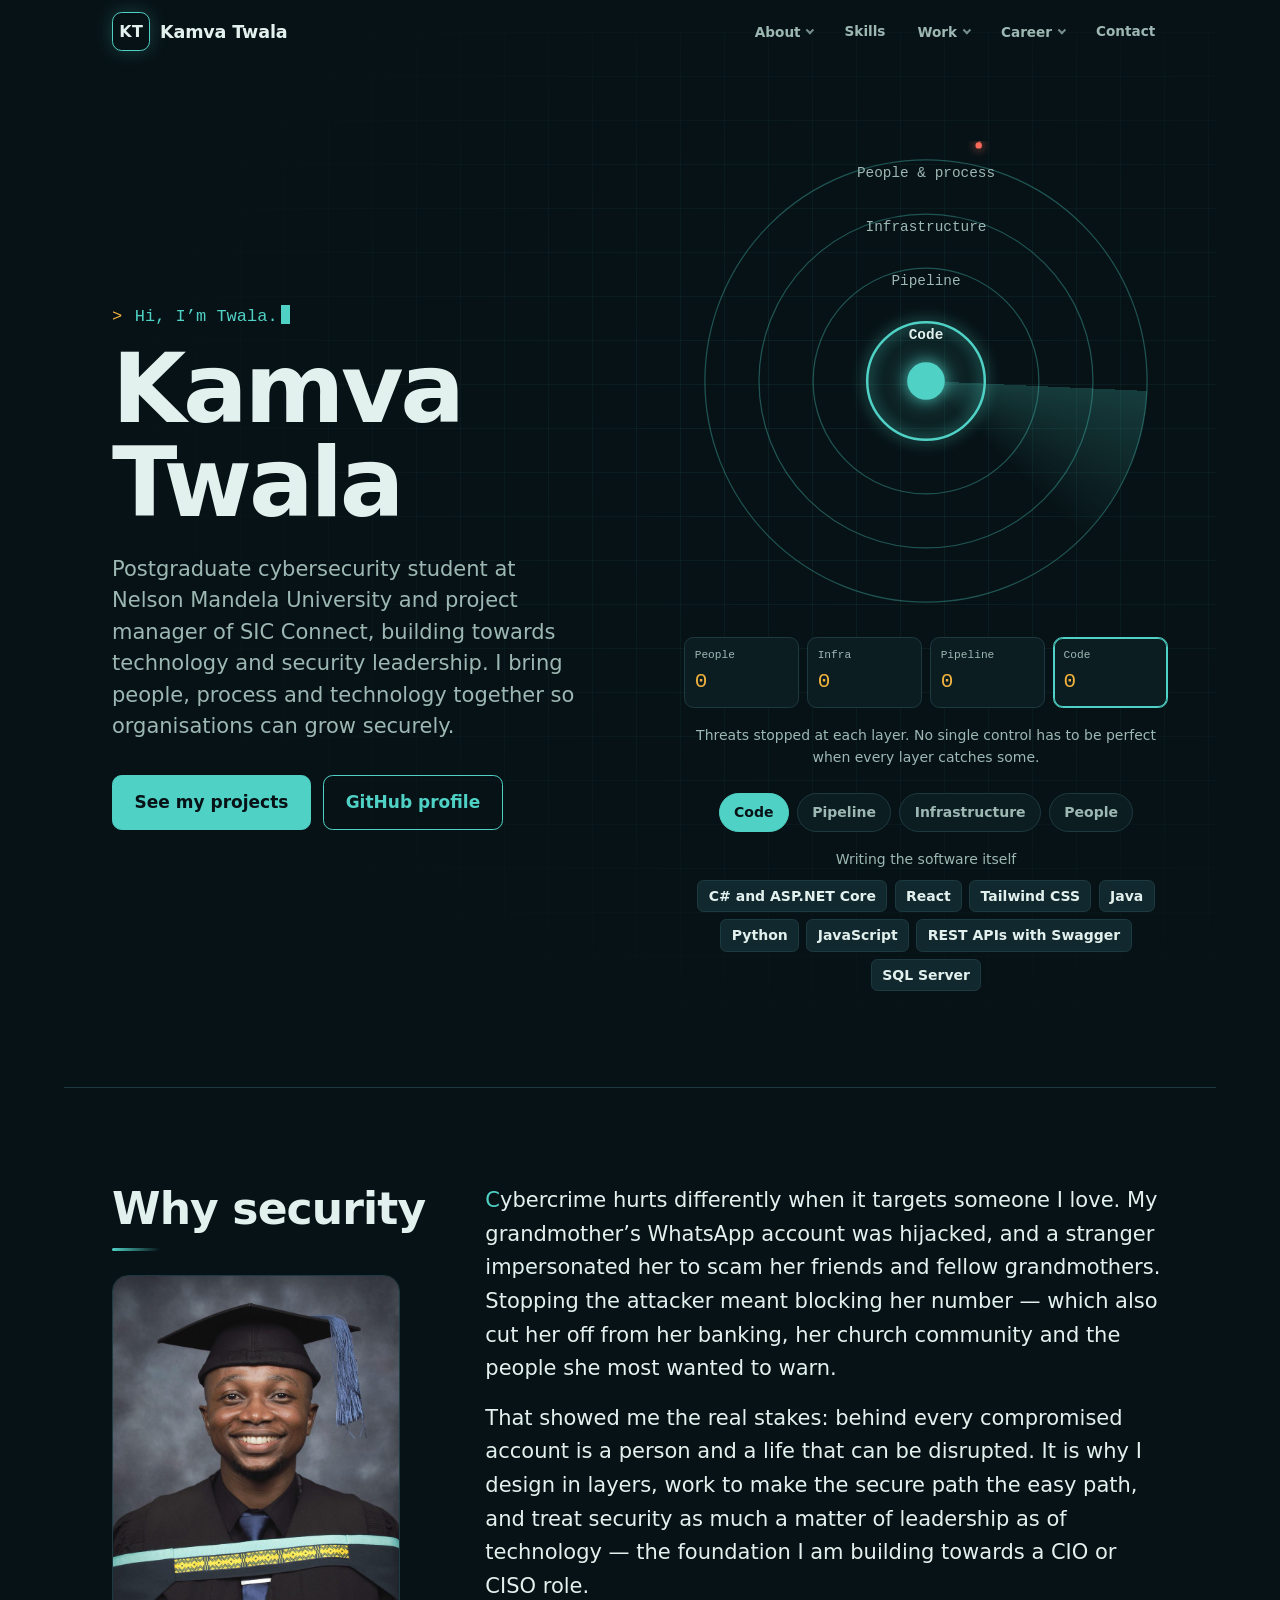
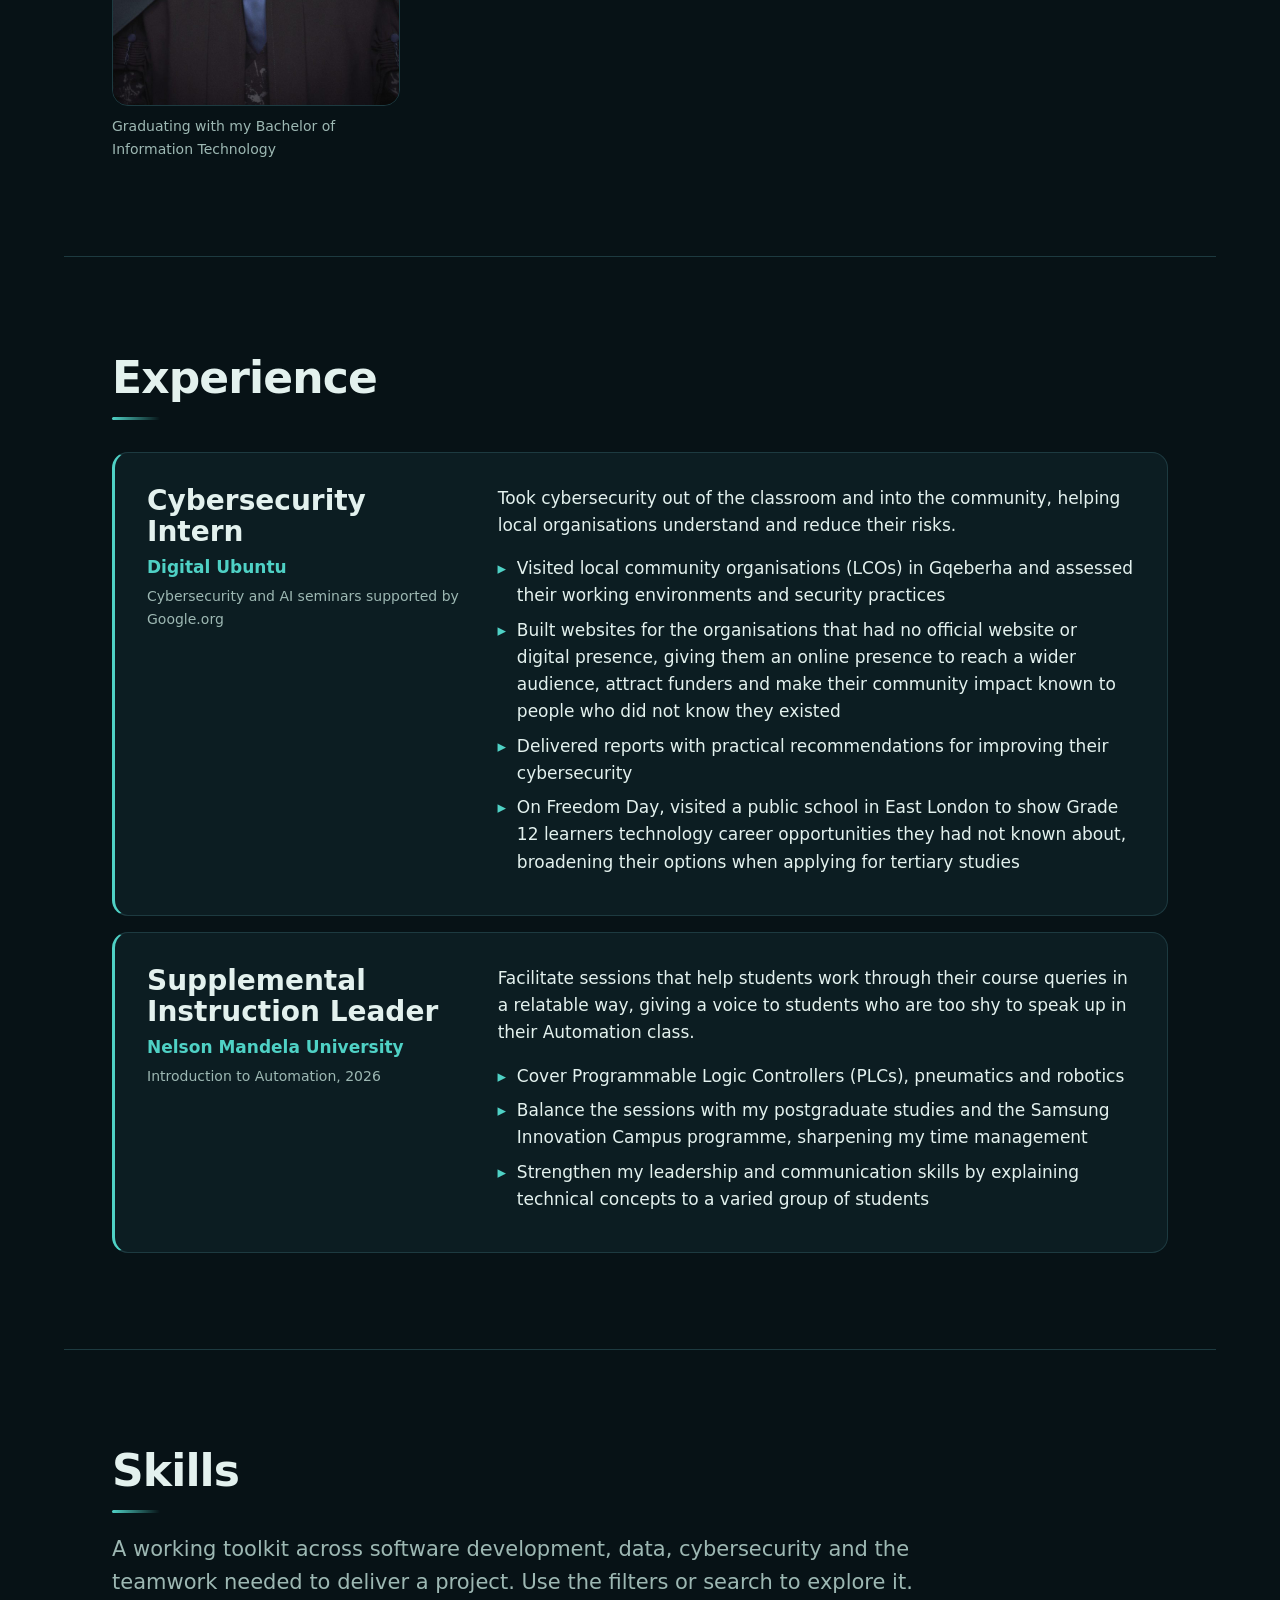
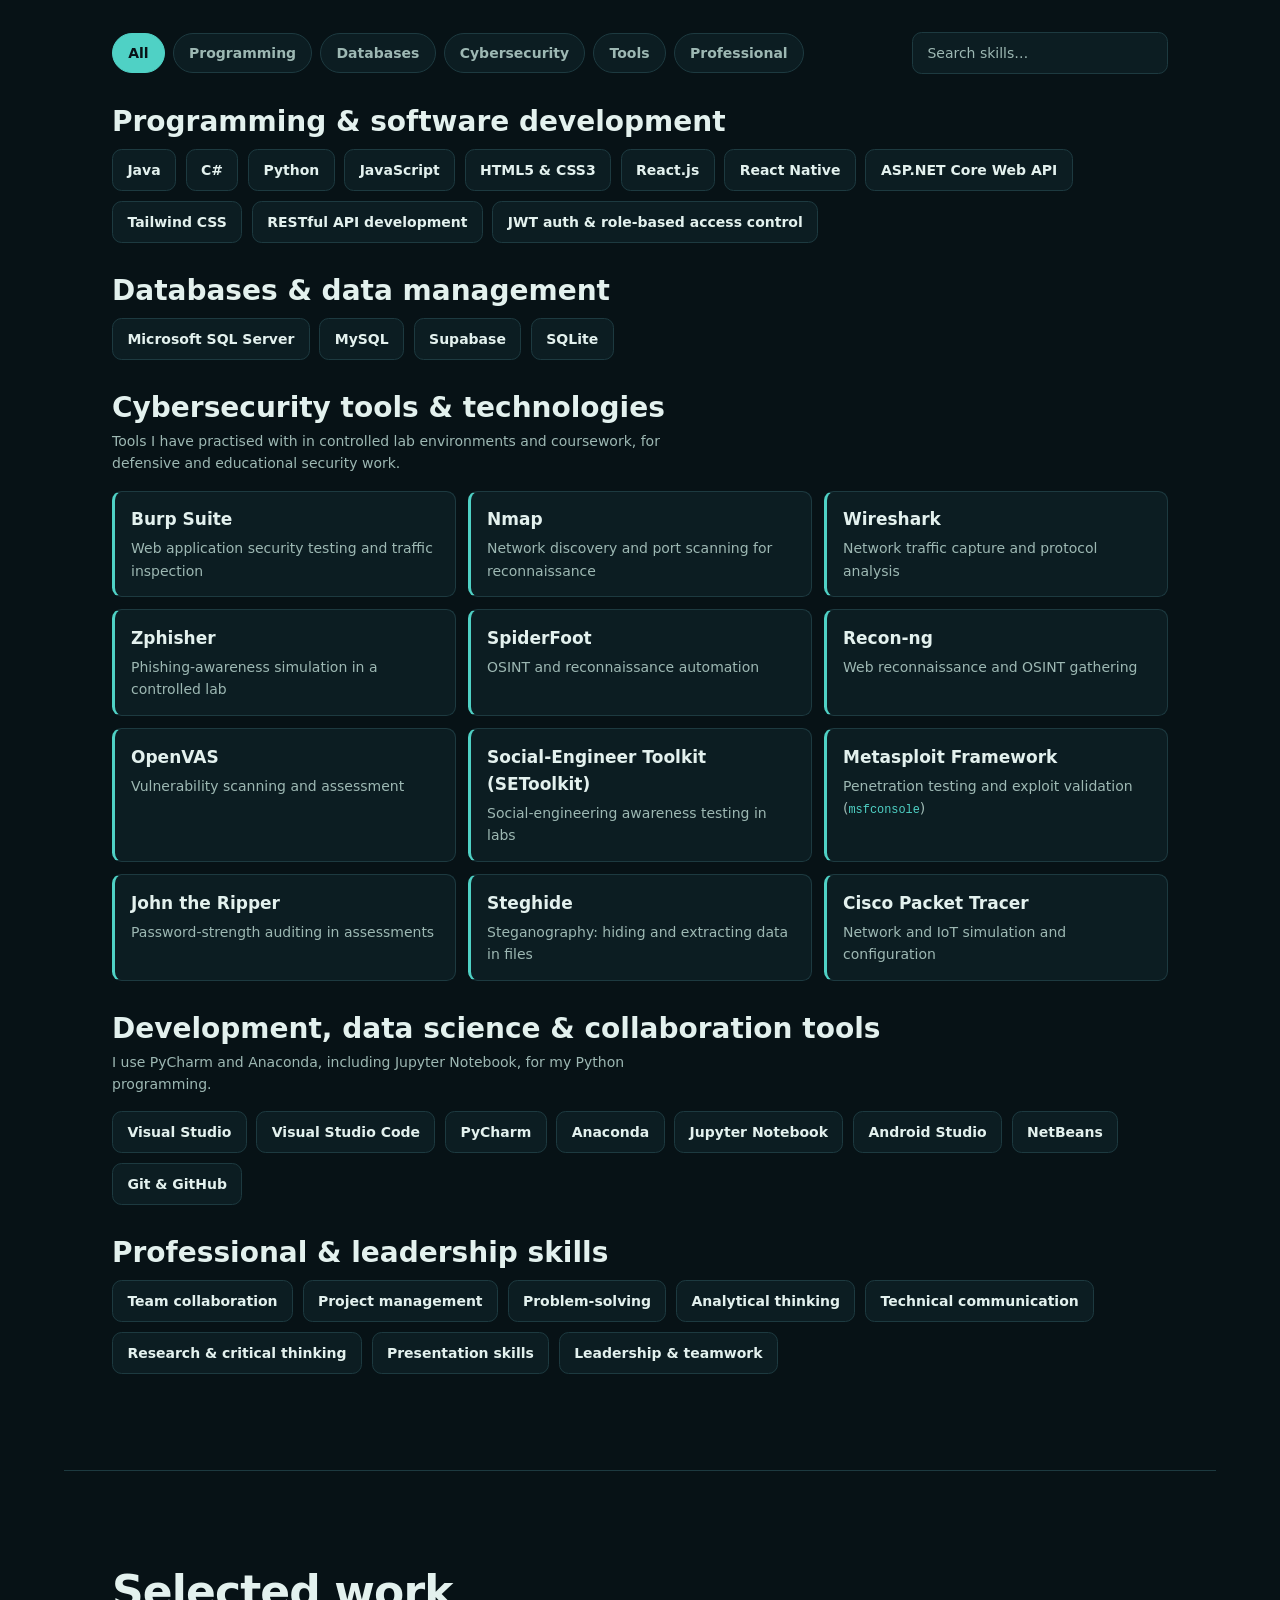
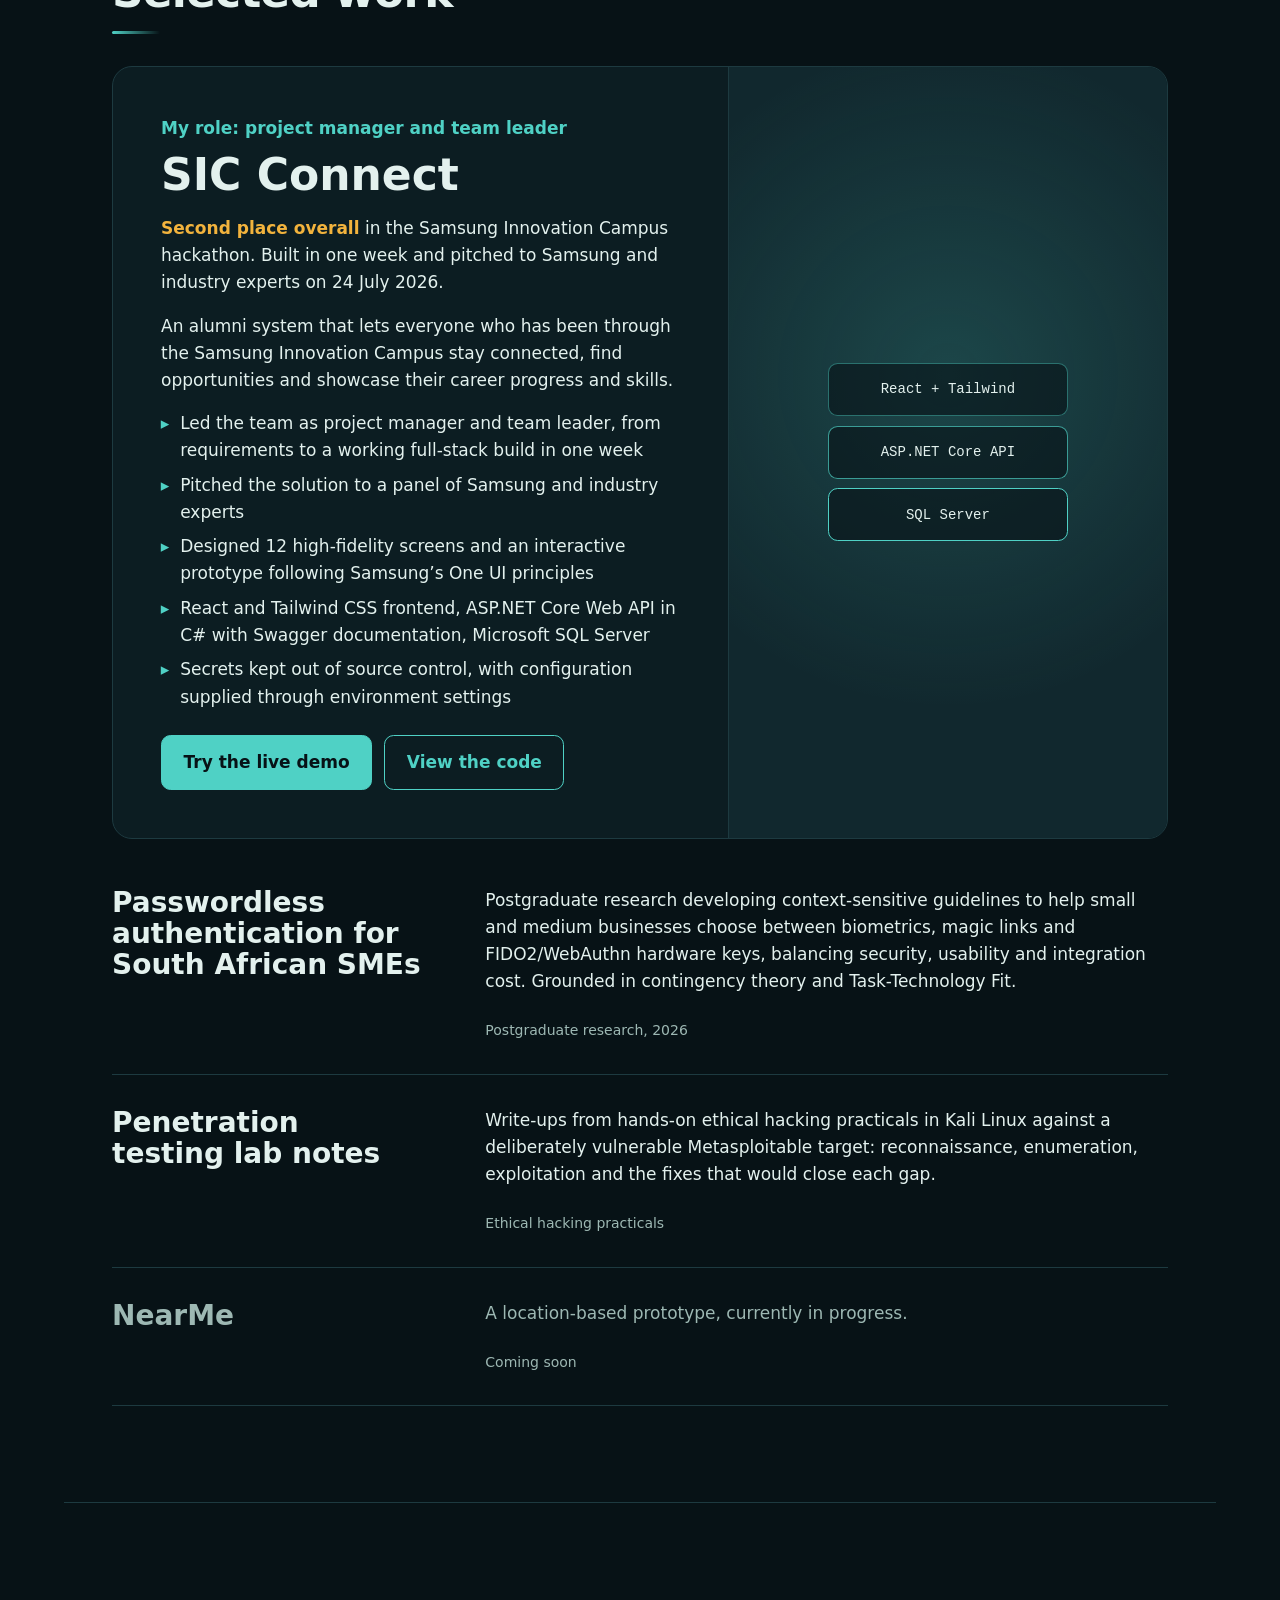
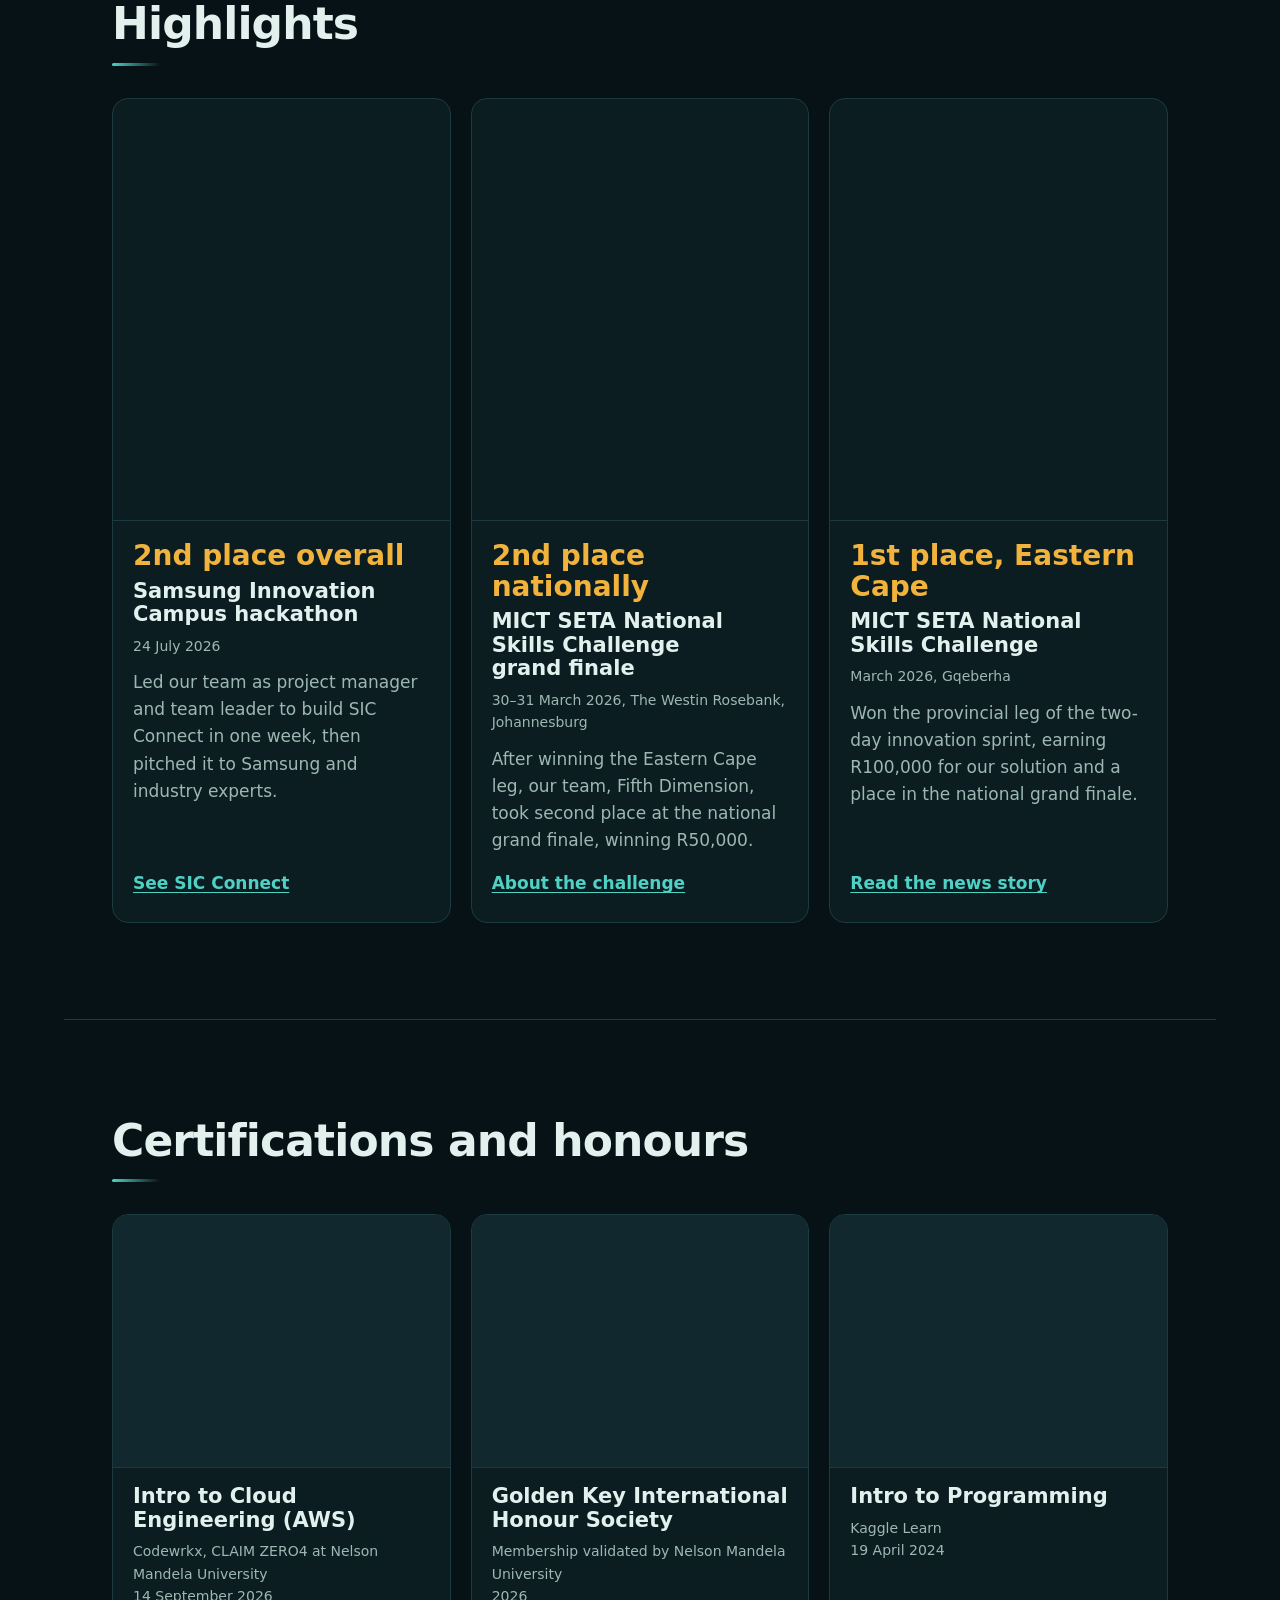
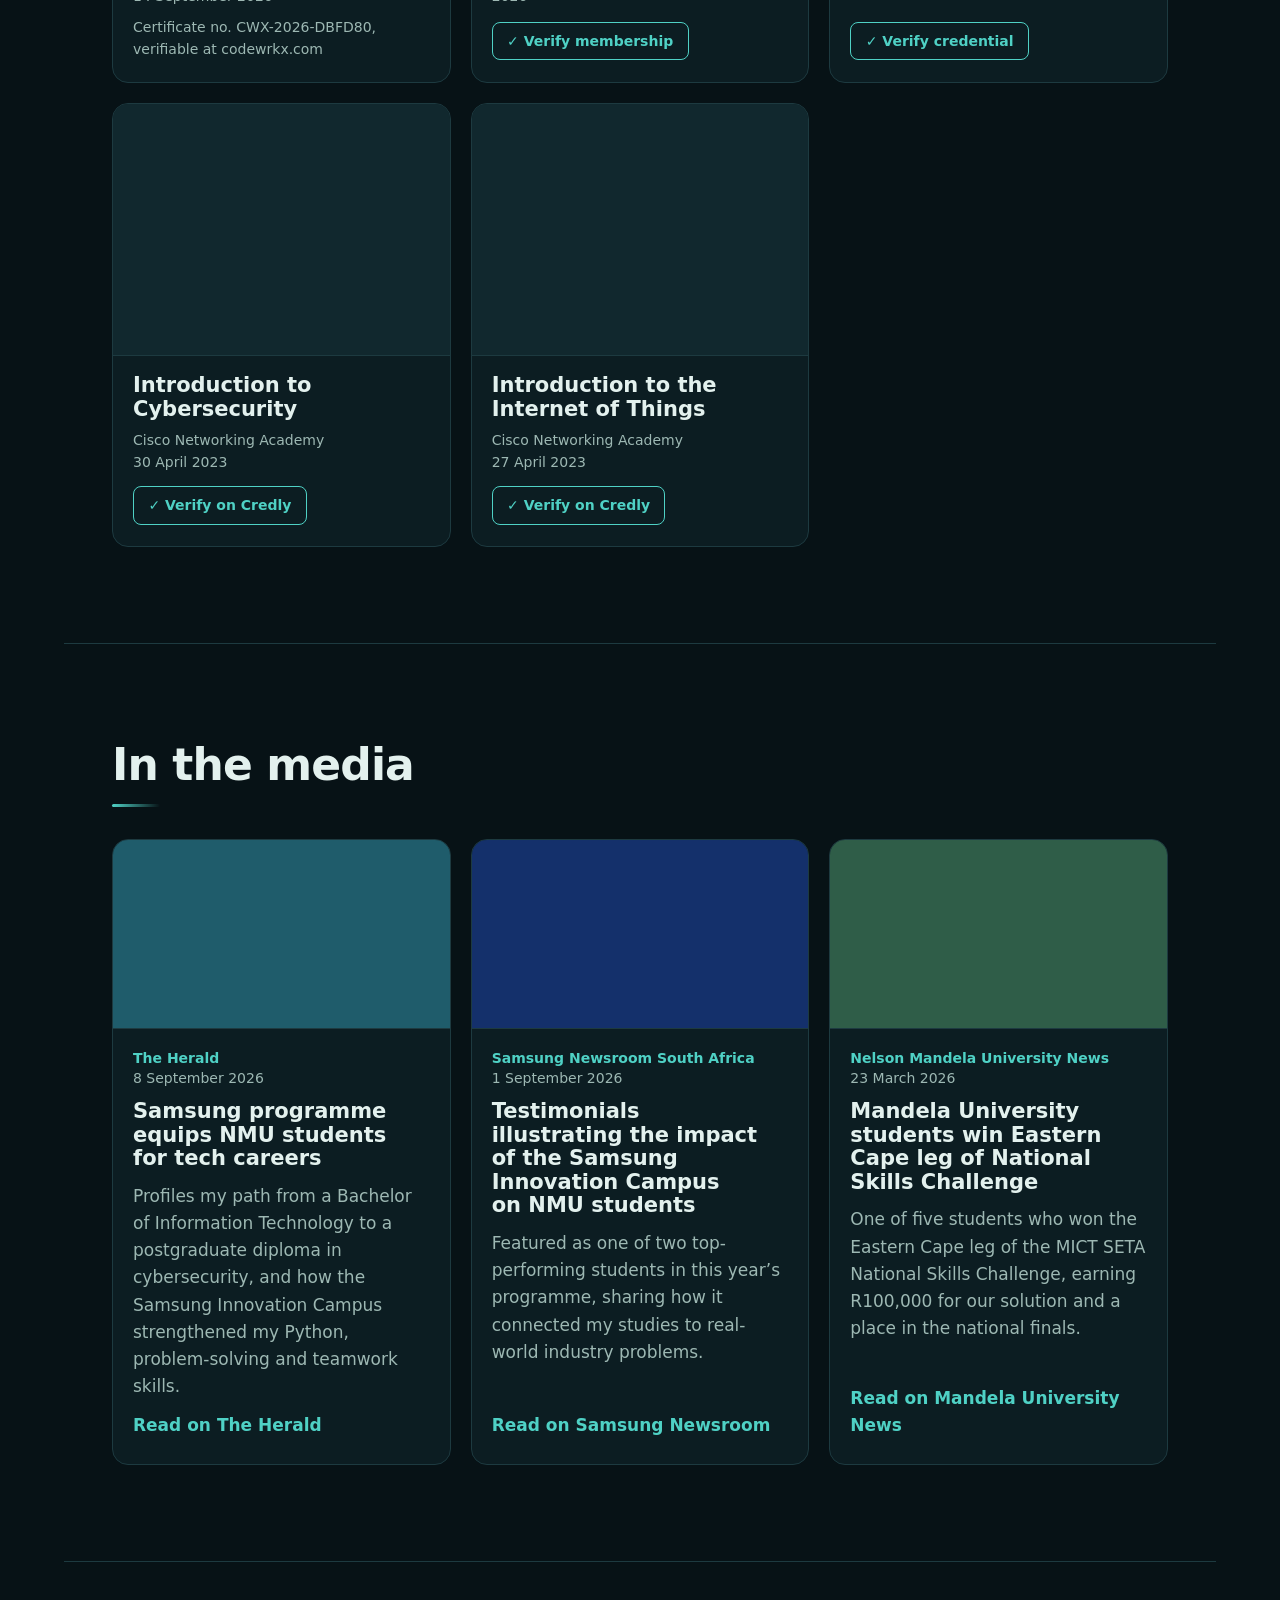
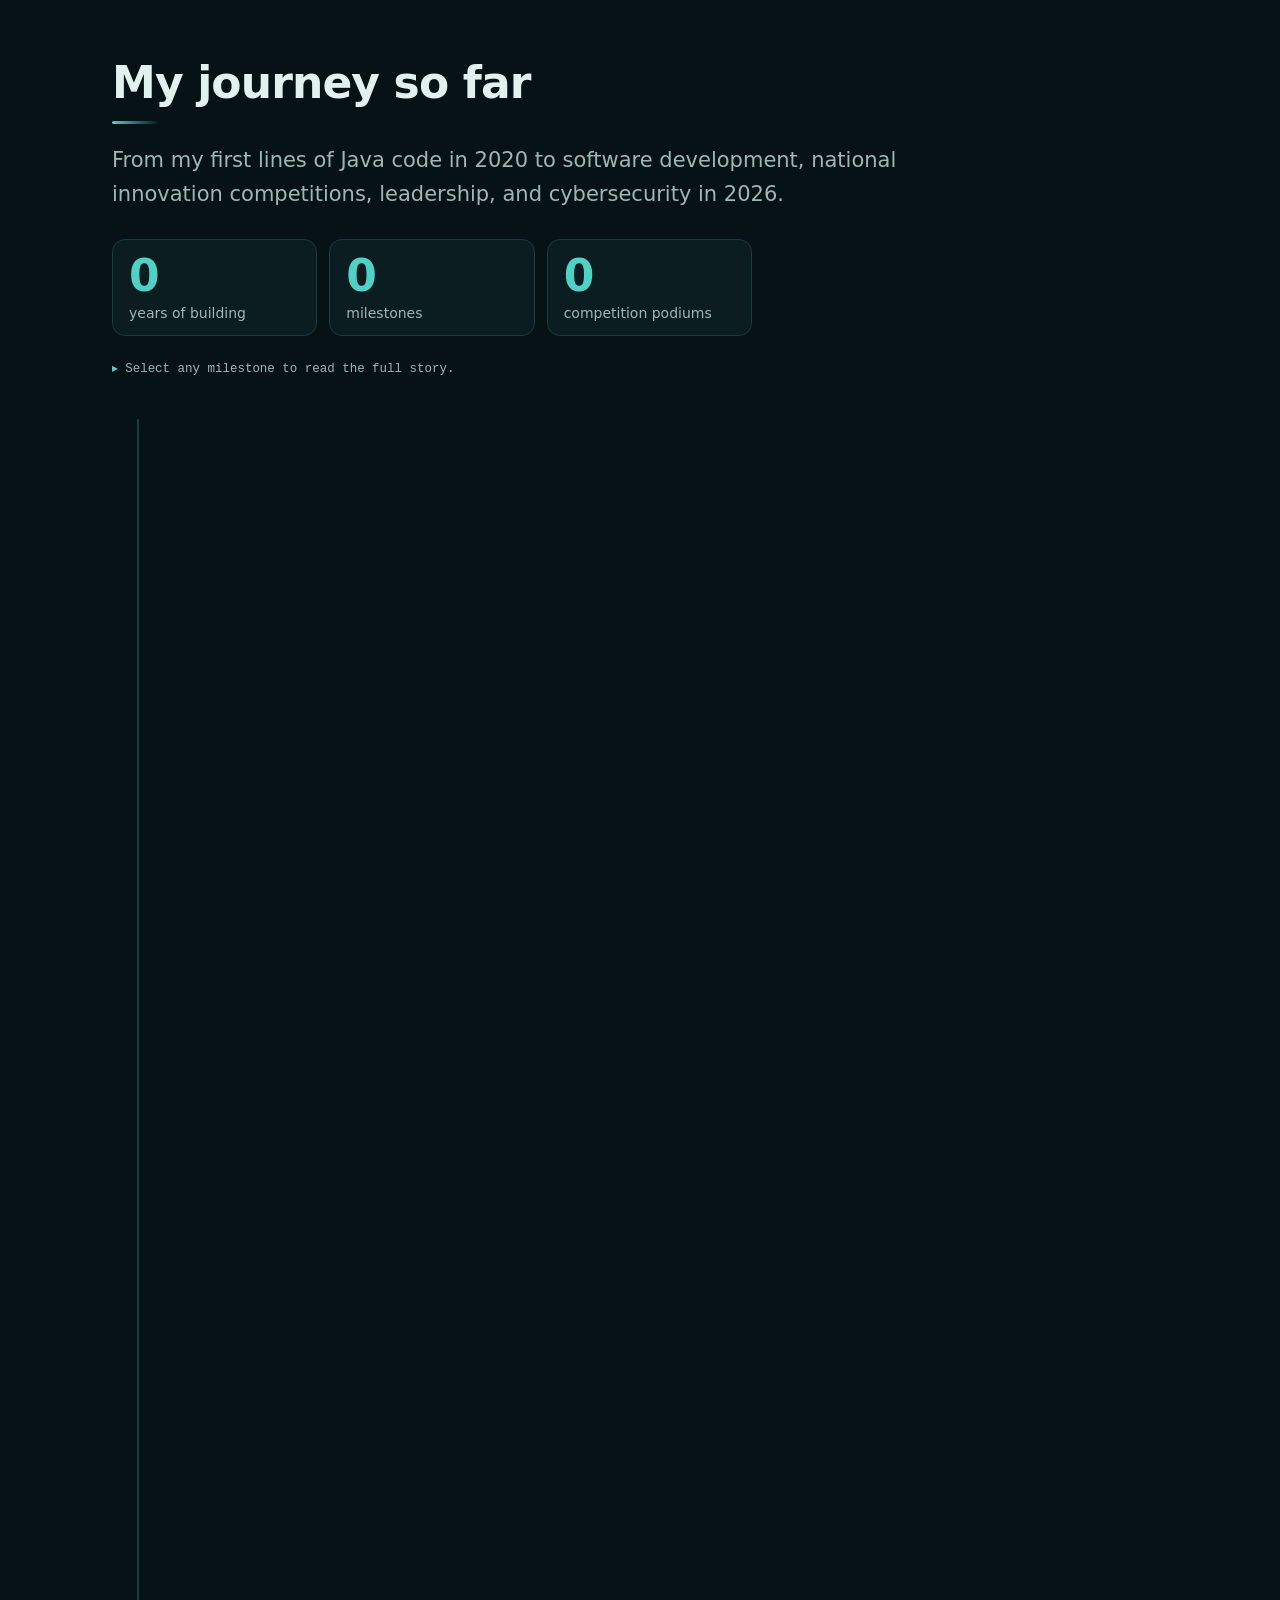
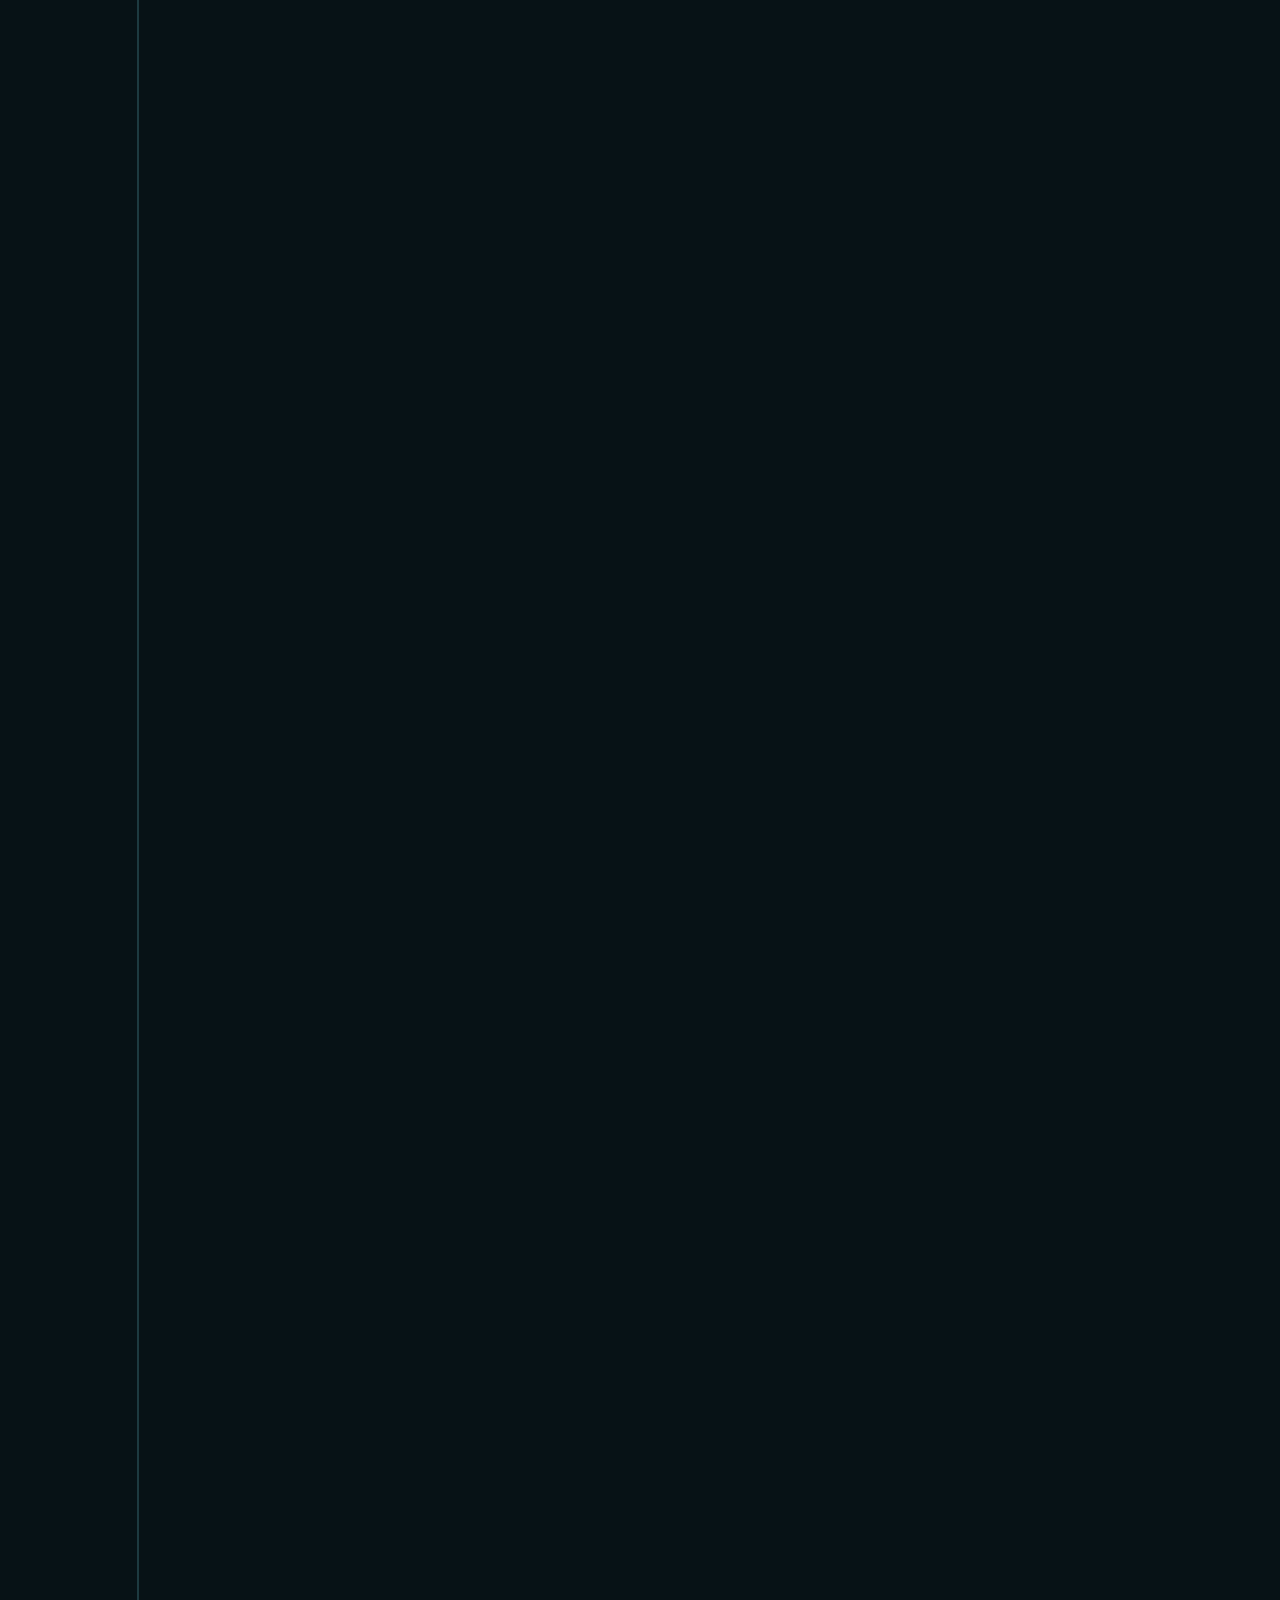
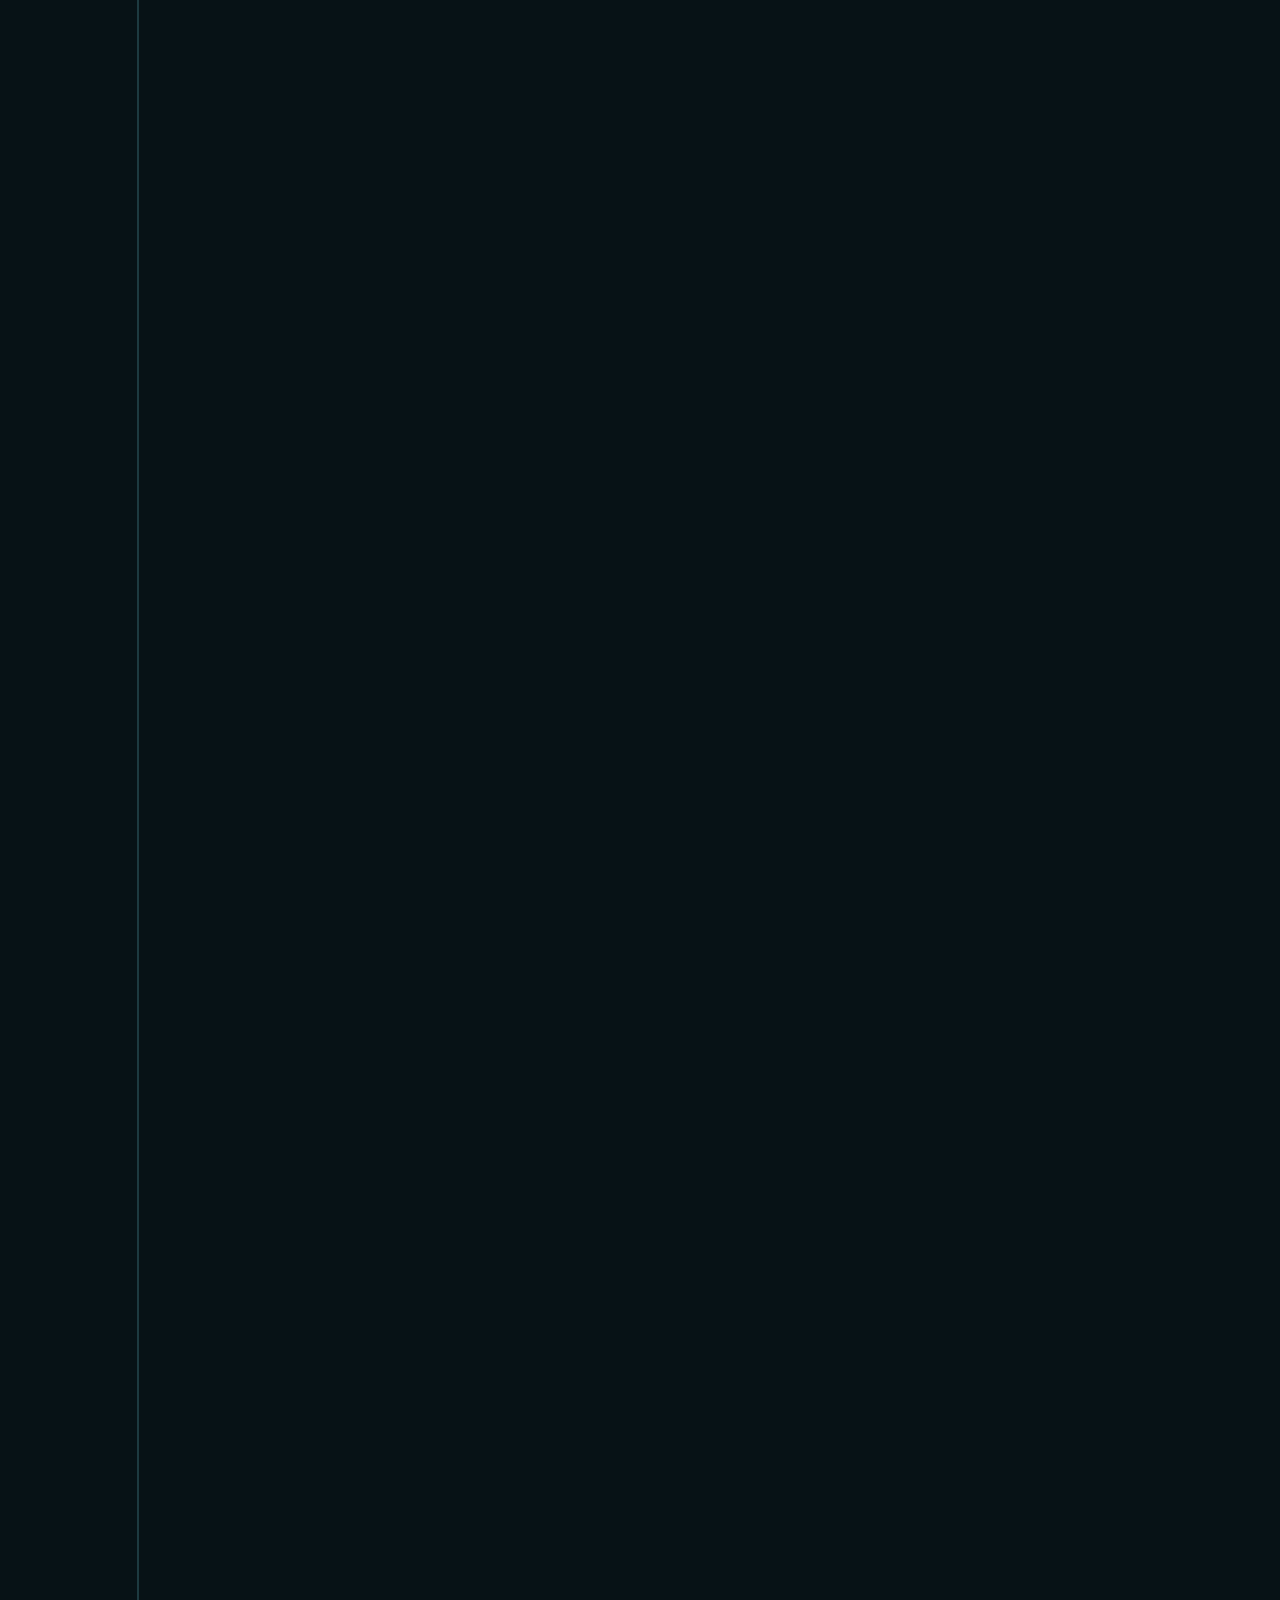
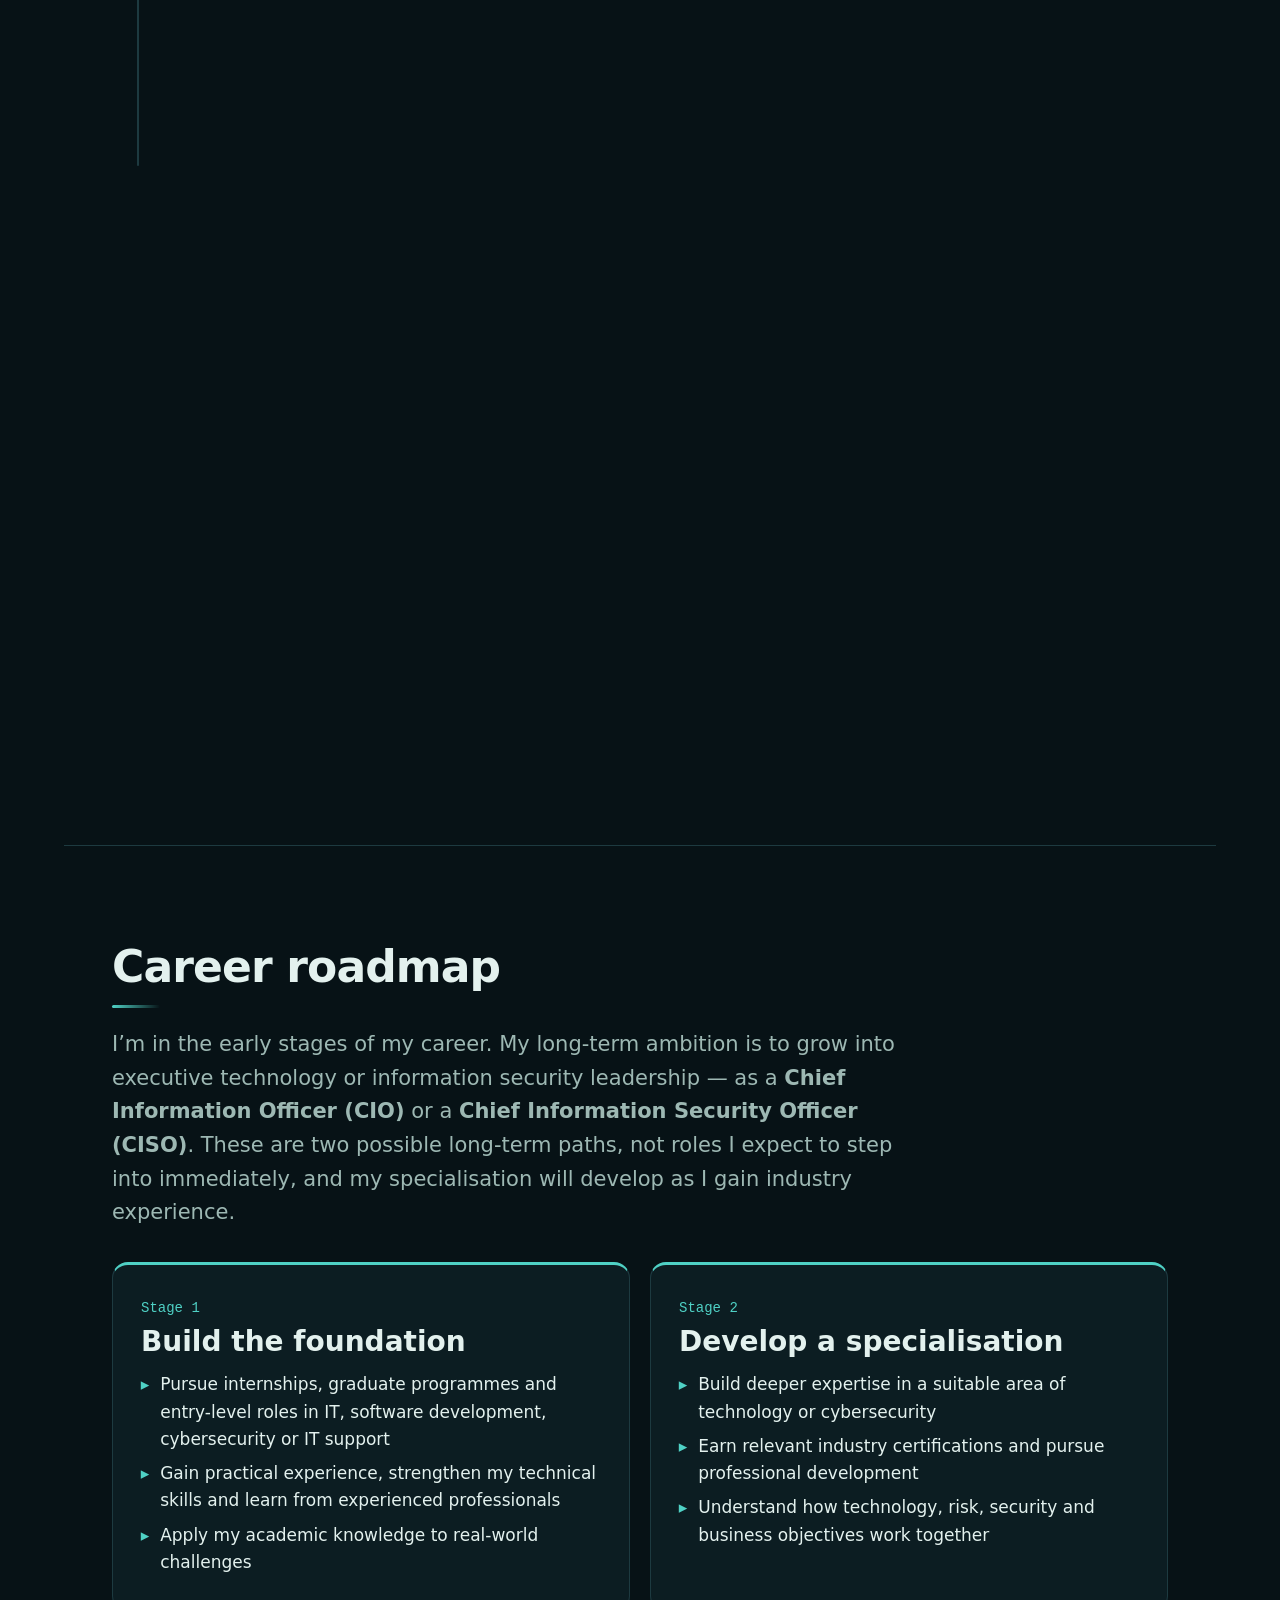
<file: index.html>
<!doctype html>
<html lang="en">
<head>
  <meta charset="utf-8">
  <meta name="viewport" content="width=device-width, initial-scale=1">
  <meta http-equiv="Content-Security-Policy" content="default-src 'none'; script-src 'self'; style-src 'self' https://fonts.googleapis.com; font-src https://fonts.gstatic.com; img-src 'self'; base-uri 'none'; form-action 'none'; upgrade-insecure-requests">
  <title>Kamva Twala | Technology & Security Leadership</title>
  <meta name="description" content="Kamva Twala, postgraduate cybersecurity student at Nelson Mandela University and project manager, building towards technology and security leadership.">
  <meta property="og:title" content="Kamva Twala | Technology & Security Leadership">
  <meta property="og:description" content="Projects, research and leadership experience in technology and cybersecurity.">
  <meta property="og:type" content="website">
  <meta property="og:url" content="https://kamvatwala.com/">
  <meta name="theme-color" content="#071216">
  <link rel="canonical" href="https://kamvatwala.com/">
  <link rel="icon" href="favicon.svg" type="image/svg+xml">
  <link rel="preconnect" href="https://fonts.googleapis.com">
  <link rel="preconnect" href="https://fonts.gstatic.com" crossorigin>
  <link href="https://fonts.googleapis.com/css2?family=Atkinson+Hyperlegible:ital,wght@0,400;0,700;1,400&family=Bricolage+Grotesque:opsz,wght@12..96,400;12..96,600;12..96,800&family=IBM+Plex+Mono:wght@400;500&display=swap" rel="stylesheet">
  <link rel="stylesheet" href="styles.css">
</head>
<body>
  <a class="skip" href="#main">Skip to content</a>

  <header class="site-header">
    <a class="brand" href="#top" aria-label="Kamva Twala — home">
      <span class="brand-badge" aria-hidden="true">KT</span>
      <span class="brand-name">Kamva Twala</span>
    </a>
    <button class="menu-toggle" type="button" aria-expanded="false" aria-controls="primary-nav" aria-label="Open navigation menu">
      <span class="menu-icon" aria-hidden="true"></span>
    </button>
    <nav aria-label="Primary">
      <ul id="primary-nav">
        <li class="nav-group">
          <button class="nav-group-btn" type="button" aria-expanded="false" aria-controls="menu-about">
            About <span class="caret" aria-hidden="true"></span>
          </button>
          <ul class="nav-menu" id="menu-about">
            <li><a href="#about">Overview</a></li>
            <li><a href="#experience">Experience</a></li>
          </ul>
        </li>
        <li><a href="#skills">Skills</a></li>
        <li class="nav-group">
          <button class="nav-group-btn" type="button" aria-expanded="false" aria-controls="menu-work">
            Work <span class="caret" aria-hidden="true"></span>
          </button>
          <ul class="nav-menu" id="menu-work">
            <li><a href="#work">Projects</a></li>
            <li><a href="#highlights">Achievements</a></li>
            <li><a href="#certifications">Certifications</a></li>
          </ul>
        </li>
        <li class="nav-group">
          <button class="nav-group-btn" type="button" aria-expanded="false" aria-controls="menu-goals">
            Career <span class="caret" aria-hidden="true"></span>
          </button>
          <ul class="nav-menu" id="menu-goals">
            <li><a href="#roadmap">Roadmap</a></li>
            <li><a href="#why-me">Why me?</a></li>
          </ul>
        </li>
        <li><a href="#contact">Contact</a></li>
      </ul>
    </nav>
  </header>

  <main id="main">
    <!-- Hero: defence in depth -->
    <section class="hero" id="top" aria-labelledby="hero-title">
      <div class="hero-text">
        <p class="hello"><span class="prompt" aria-hidden="true">&gt;</span> Hi, I’m Twala.<span class="cursor" aria-hidden="true"></span></p>
        <h1 id="hero-title">Kamva Twala</h1>
        <p class="lede">Postgraduate cybersecurity student at Nelson Mandela University and project manager of SIC&nbsp;Connect, building towards technology and security leadership. I bring people, process and technology together so organisations can grow securely.</p>
        <div class="hero-actions">
          <a class="btn btn-primary" href="#work">See my projects</a>
          <a class="btn btn-quiet" href="https://github.com/kamvatwalaofficial-hub" rel="noopener">GitHub profile</a>
        </div>
      </div>

      <figure class="layers" aria-labelledby="layers-caption">
        <div class="defence">
          <canvas id="defence-canvas" width="480" height="480" role="img" aria-label="Defence in depth: four nested security layers, people and process on the outside, then infrastructure, pipeline and code at the centre. Simulated threats travel inward and are stopped at each layer."></canvas>
          <dl class="readout" aria-hidden="true">
            <div data-layer="people"><dt>People</dt><dd id="count-people">0</dd></div>
            <div data-layer="infra"><dt>Infra</dt><dd id="count-infra">0</dd></div>
            <div data-layer="pipeline"><dt>Pipeline</dt><dd id="count-pipeline">0</dd></div>
            <div data-layer="code"><dt>Code</dt><dd id="count-code">0</dd></div>
          </dl>
          <p class="readout-note">Threats stopped at each layer. No single control has to be perfect when every layer catches some.</p>
        </div>
        <figcaption id="layers-caption">
          <div class="layer-tabs" role="tablist" aria-label="Skills by security layer">
            <button role="tab" id="tab-code" aria-controls="panel" aria-selected="true" data-layer="code">Code</button>
            <button role="tab" id="tab-pipeline" aria-controls="panel" aria-selected="false" data-layer="pipeline" tabindex="-1">Pipeline</button>
            <button role="tab" id="tab-infra" aria-controls="panel" aria-selected="false" data-layer="infra" tabindex="-1">Infrastructure</button>
            <button role="tab" id="tab-people" aria-controls="panel" aria-selected="false" data-layer="people" tabindex="-1">People</button>
          </div>
          <div id="panel" class="layer-panel" role="tabpanel" aria-labelledby="tab-code" aria-live="polite"></div>
        </figcaption>
      </figure>
    </section>

    <!-- About -->
    <section class="about" id="about" aria-labelledby="about-title">
      <div class="about-side">
        <h2 id="about-title">Why security</h2>
        <figure class="about-photo">
          <img src="kamva-graduation.jpg" alt="Kamva Twala at his Bachelor of Information Technology graduation" width="800" height="1200" loading="lazy">
          <figcaption>Graduating with my Bachelor of Information Technology</figcaption>
        </figure>
      </div>
      <div class="prose">
        <p>Cybercrime hurts differently when it targets someone I love. My grandmother’s WhatsApp account was hijacked, and a stranger impersonated her to scam her friends and fellow grandmothers. Stopping the attacker meant blocking her number &mdash; which also cut her off from her banking, her church community and the people she most wanted to warn.</p>
        <p>That showed me the real stakes: behind every compromised account is a person and a life that can be disrupted. It is why I design in layers, work to make the secure path the easy path, and treat security as much a matter of leadership as of technology &mdash; the foundation I am building towards a CIO or CISO role.</p>
      </div>
    </section>

    <!-- Experience -->
    <section class="experience" id="experience" aria-labelledby="experience-title">
      <h2 id="experience-title">Experience</h2>
      <ol class="jobs">
        <li class="job">
          <div class="job-head">
            <h3>Cybersecurity Intern</h3>
            <p class="job-org">Digital Ubuntu</p>
            <p class="job-meta">Cybersecurity and AI seminars supported by Google.org</p>
          </div>
          <div class="job-body">
            <p>Took cybersecurity out of the classroom and into the community, helping local organisations understand and reduce their risks.</p>
            <ul class="facts">
              <li>Visited local community organisations (LCOs) in Gqeberha and assessed their working environments and security practices</li>
              <li>Built websites for the organisations that had no official website or digital presence, giving them an online presence to reach a wider audience, attract funders and make their community impact known to people who did not know they existed</li>
              <li>Delivered reports with practical recommendations for improving their cybersecurity</li>
              <li>On Freedom Day, visited a public school in East London to show Grade 12 learners technology career opportunities they had not known about, broadening their options when applying for tertiary studies</li>
            </ul>
          </div>
        </li>
        <li class="job">
          <div class="job-head">
            <h3>Supplemental Instruction Leader</h3>
            <p class="job-org">Nelson Mandela University</p>
            <p class="job-meta">Introduction to Automation, 2026</p>
          </div>
          <div class="job-body">
            <p>Facilitate sessions that help students work through their course queries in a relatable way, giving a voice to students who are too shy to speak up in their Automation class.</p>
            <ul class="facts">
              <li>Cover Programmable Logic Controllers (PLCs), pneumatics and robotics</li>
              <li>Balance the sessions with my postgraduate studies and the Samsung Innovation Campus programme, sharpening my time management</li>
              <li>Strengthen my leadership and communication skills by explaining technical concepts to a varied group of students</li>
            </ul>
          </div>
        </li>
      </ol>
    </section>

    <!-- Skills -->
    <section class="skills" id="skills" aria-labelledby="skills-title">
      <h2 id="skills-title">Skills</h2>
      <p class="section-lede">A working toolkit across software development, data, cybersecurity and the teamwork needed to deliver a project. Use the filters or search to explore it.</p>

      <div class="skills-controls">
        <div class="skill-filters" role="group" aria-label="Filter skills by category">
          <button type="button" class="skill-filter" data-filter="all" aria-pressed="true">All</button>
          <button type="button" class="skill-filter" data-filter="programming" aria-pressed="false">Programming</button>
          <button type="button" class="skill-filter" data-filter="databases" aria-pressed="false">Databases</button>
          <button type="button" class="skill-filter" data-filter="cybersecurity" aria-pressed="false">Cybersecurity</button>
          <button type="button" class="skill-filter" data-filter="tools" aria-pressed="false">Tools</button>
          <button type="button" class="skill-filter" data-filter="professional" aria-pressed="false">Professional</button>
        </div>
        <div class="skill-search">
          <label for="skill-search-input" class="visually-hidden">Search skills</label>
          <input type="search" id="skill-search-input" placeholder="Search skills…" autocomplete="off" spellcheck="false">
        </div>
      </div>
      <p class="skill-status visually-hidden" role="status" aria-live="polite"></p>

      <div class="skill-groups">
        <div class="skill-group" data-category="programming">
          <h3>Programming &amp; software development</h3>
          <ul class="skill-list">
            <li class="skill" data-name="java">Java</li>
            <li class="skill" data-name="c#">C#</li>
            <li class="skill" data-name="python">Python</li>
            <li class="skill" data-name="javascript">JavaScript</li>
            <li class="skill" data-name="html5 css3 html css">HTML5 &amp; CSS3</li>
            <li class="skill" data-name="react react.js reactjs">React.js</li>
            <li class="skill" data-name="react native">React Native</li>
            <li class="skill" data-name="asp.net core web api aspnet .net">ASP.NET Core Web API</li>
            <li class="skill" data-name="tailwind css">Tailwind CSS</li>
            <li class="skill" data-name="restful api rest">RESTful API development</li>
            <li class="skill" data-name="jwt authentication role-based access control rbac">JWT auth &amp; role-based access control</li>
          </ul>
        </div>

        <div class="skill-group" data-category="databases">
          <h3>Databases &amp; data management</h3>
          <ul class="skill-list">
            <li class="skill" data-name="microsoft sql server mssql">Microsoft SQL Server</li>
            <li class="skill" data-name="mysql">MySQL</li>
            <li class="skill" data-name="supabase">Supabase</li>
            <li class="skill" data-name="sqlite">SQLite</li>
          </ul>
        </div>

        <div class="skill-group" data-category="cybersecurity">
          <h3>Cybersecurity tools &amp; technologies</h3>
          <p class="skill-group-note">Tools I have practised with in controlled lab environments and coursework, for defensive and educational security work.</p>
          <ul class="skill-list skill-list--detailed">
            <li class="skill" data-name="burp suite"><strong>Burp Suite</strong><span>Web application security testing and traffic inspection</span></li>
            <li class="skill" data-name="nmap"><strong>Nmap</strong><span>Network discovery and port scanning for reconnaissance</span></li>
            <li class="skill" data-name="wireshark"><strong>Wireshark</strong><span>Network traffic capture and protocol analysis</span></li>
            <li class="skill" data-name="zphisher"><strong>Zphisher</strong><span>Phishing-awareness simulation in a controlled lab</span></li>
            <li class="skill" data-name="spiderfoot"><strong>SpiderFoot</strong><span>OSINT and reconnaissance automation</span></li>
            <li class="skill" data-name="recon-ng reconng"><strong>Recon-ng</strong><span>Web reconnaissance and OSINT gathering</span></li>
            <li class="skill" data-name="openvas"><strong>OpenVAS</strong><span>Vulnerability scanning and assessment</span></li>
            <li class="skill" data-name="social-engineer toolkit setoolkit"><strong>Social-Engineer Toolkit (SEToolkit)</strong><span>Social-engineering awareness testing in labs</span></li>
            <li class="skill" data-name="metasploit framework msfconsole"><strong>Metasploit Framework</strong><span>Penetration testing and exploit validation (<code>msfconsole</code>)</span></li>
            <li class="skill" data-name="john the ripper"><strong>John the Ripper</strong><span>Password-strength auditing in assessments</span></li>
            <li class="skill" data-name="steghide"><strong>Steghide</strong><span>Steganography: hiding and extracting data in files</span></li>
            <li class="skill" data-name="cisco packet tracer"><strong>Cisco Packet Tracer</strong><span>Network and IoT simulation and configuration</span></li>
          </ul>
        </div>

        <div class="skill-group" data-category="tools">
          <h3>Development, data science &amp; collaboration tools</h3>
          <p class="skill-group-note">I use PyCharm and Anaconda, including Jupyter Notebook, for my Python programming.</p>
          <ul class="skill-list">
            <li class="skill" data-name="visual studio">Visual Studio</li>
            <li class="skill" data-name="visual studio code vs code vscode">Visual Studio Code</li>
            <li class="skill" data-name="pycharm python">PyCharm</li>
            <li class="skill" data-name="anaconda python">Anaconda</li>
            <li class="skill" data-name="jupyter notebook python">Jupyter Notebook</li>
            <li class="skill" data-name="android studio">Android Studio</li>
            <li class="skill" data-name="netbeans">NetBeans</li>
            <li class="skill" data-name="git github">Git &amp; GitHub</li>
          </ul>
        </div>

        <div class="skill-group" data-category="professional">
          <h3>Professional &amp; leadership skills</h3>
          <ul class="skill-list">
            <li class="skill" data-name="team collaboration">Team collaboration</li>
            <li class="skill" data-name="project management">Project management</li>
            <li class="skill" data-name="problem-solving problem solving">Problem-solving</li>
            <li class="skill" data-name="analytical thinking">Analytical thinking</li>
            <li class="skill" data-name="technical communication">Technical communication</li>
            <li class="skill" data-name="research critical thinking">Research &amp; critical thinking</li>
            <li class="skill" data-name="presentation skills">Presentation skills</li>
            <li class="skill" data-name="leadership teamwork">Leadership &amp; teamwork</li>
          </ul>
        </div>
      </div>
      <p class="skill-empty" hidden>No skills match that search. <button type="button" class="link-btn" id="skill-clear">Clear search</button></p>
    </section>

    <!-- Work -->
    <section class="work" id="work" aria-labelledby="work-title">
      <h2 id="work-title">Selected work</h2>

      <article class="feature">
        <div class="feature-body">
          <p class="kicker">My role: project manager and team leader</p>
          <h3>SIC Connect</h3>
          <p><strong>Second place overall</strong> in the Samsung Innovation Campus hackathon. Built in one week and pitched to Samsung and industry experts on 24&nbsp;July&nbsp;2026.</p>
          <p>An alumni system that lets everyone who has been through the Samsung Innovation Campus stay connected, find opportunities and showcase their career progress and skills.</p>
          <ul class="facts">
            <li>Led the team as project manager and team leader, from requirements to a working full-stack build in one week</li>
            <li>Pitched the solution to a panel of Samsung and industry experts</li>
            <li>Designed 12 high-fidelity screens and an interactive prototype following Samsung’s One UI principles</li>
            <li>React and Tailwind CSS frontend, ASP.NET Core Web API in C# with Swagger documentation, Microsoft SQL Server</li>
            <li>Secrets kept out of source control, with configuration supplied through environment settings</li>
          </ul>
          <div class="hero-actions">
            <a class="btn btn-primary" href="https://kamvatwala.com/SIC-Connect/">Try the live demo</a>
            <a class="btn btn-quiet" href="https://github.com/kamvatwalaofficial-hub/SIC-Connect" rel="noopener">View the code</a>
          </div>
        </div>
        <div class="feature-visual" aria-hidden="true">
          <div class="stack">
            <span>React + Tailwind</span>
            <span>ASP.NET Core API</span>
            <span>SQL Server</span>
          </div>
        </div>
      </article>

      <div class="rows">
        <article class="row" id="research">
          <h3>Passwordless authentication for South African SMEs</h3>
          <p>Postgraduate research developing context-sensitive guidelines to help small and medium businesses choose between biometrics, magic links and FIDO2/WebAuthn hardware keys, balancing security, usability and integration cost. Grounded in contingency theory and Task-Technology Fit.</p>
          <p class="meta">Postgraduate research, 2026</p>
        </article>
        <article class="row">
          <h3>Penetration testing lab notes</h3>
          <p>Write-ups from hands-on ethical hacking practicals in Kali Linux against a deliberately vulnerable Metasploitable target: reconnaissance, enumeration, exploitation and the fixes that would close each gap.</p>
          <p class="meta">Ethical hacking practicals</p>
        </article>
        <article class="row upcoming">
          <h3>NearMe</h3>
          <p>A location-based prototype, currently in progress.</p>
          <p class="meta">Coming soon</p>
        </article>
      </div>
    </section>

    <!-- Highlights -->
    <section class="highlights" id="highlights" aria-labelledby="highlights-title">
      <h2 id="highlights-title">Highlights</h2>
      <ul class="awards">
        <li class="award">
          <img src="award-sic-hackathon.jpg" alt="Kamva Twala standing in front of a screen announcing 2nd place for his team at the Samsung Innovation Campus hackathon" width="900" height="1200" loading="lazy">
          <div class="award-body">
            <p class="award-result">2nd place overall</p>
            <h3>Samsung Innovation Campus hackathon</h3>
            <p class="award-meta">24 July 2026</p>
            <p>Led our team as project manager and team leader to build SIC Connect in one week, then pitched it to Samsung and industry experts.</p>
            <a class="award-link" href="#work">See SIC Connect</a>
          </div>
        </li>
        <li class="award">
          <img src="award-national-finale.jpg" alt="Kamva Twala at a podium with the 2nd place prize board at the MICT SETA National Skills Challenge grand finale" width="900" height="1200" loading="lazy">
          <div class="award-body">
            <p class="award-result">2nd place nationally</p>
            <h3>MICT SETA National Skills Challenge grand finale</h3>
            <p class="award-meta">30–31 March 2026, The Westin Rosebank, Johannesburg</p>
            <p>After winning the Eastern Cape leg, our team, Fifth Dimension, took second place at the national grand finale, winning R50,000.</p>
            <a class="award-link" href="https://www.cxia4irhack.co.za/#grand-finale" target="_blank" rel="noopener">About the challenge<span class="visually-hidden"> (opens in a new tab)</span></a>
          </div>
        </li>
        <li class="award">
          <img src="award-ec-skills-challenge.jpg" alt="Kamva Twala holding the 1st place prize board for the MICT SETA National Skills Challenge hackathon in the Eastern Cape" width="900" height="1200" loading="lazy">
          <div class="award-body">
            <p class="award-result">1st place, Eastern Cape</p>
            <h3>MICT SETA National Skills Challenge</h3>
            <p class="award-meta">March 2026, Gqeberha</p>
            <p>Won the provincial leg of the two-day innovation sprint, earning R100,000 for our solution and a place in the national grand finale.</p>
            <a class="award-link" href="https://news.mandela.ac.za/News/Mandela-University-students-win-Eastern-Cape-leg-o.aspx" target="_blank" rel="noopener">Read the news story<span class="visually-hidden"> (opens in a new tab)</span></a>
          </div>
        </li>
      </ul>
    </section>

    <!-- Certifications -->
    <section class="certifications" id="certifications" aria-labelledby="certifications-title">
      <h2 id="certifications-title">Certifications and honours</h2>
      <ul class="certs">
        <li class="cert">
          <a class="cert-thumb" href="cert-codewrkx-cloud.jpg" target="_blank" rel="noopener" aria-label="View the Intro to Cloud Engineering (AWS) certificate full size (opens in a new tab)">
            <img src="cert-codewrkx-cloud.jpg" alt="Codewrkx certificate of completion for Intro to Cloud Engineering (AWS) awarded to Kamva Twala" loading="lazy">
          </a>
          <div class="cert-body">
            <h3>Intro to Cloud Engineering (AWS)</h3>
            <p class="cert-meta">Codewrkx, CLAIM ZERO4 at Nelson Mandela University<br>14 September 2026</p>
            <p class="cert-note">Certificate no. CWX-2026-DBFD80, verifiable at codewrkx.com</p>
          </div>
        </li>
        <li class="cert">
          <a class="cert-thumb" href="cert-golden-key.jpg" target="_blank" rel="noopener" aria-label="View the Golden Key International Honour Society certificate full size (opens in a new tab)">
            <img src="cert-golden-key.jpg" alt="Golden Key International Honour Society membership certificate for Kamva Twala, validated by Nelson Mandela University" loading="lazy">
          </a>
          <div class="cert-body">
            <h3>Golden Key International Honour Society</h3>
            <p class="cert-meta">Membership validated by Nelson Mandela University<br>2026</p>
            <a class="cert-verify" href="https://golden-key-international-honou.verified.cv/en/verify/26819476951395" target="_blank" rel="noopener">Verify membership<span class="visually-hidden"> (opens in a new tab)</span></a>
          </div>
        </li>
        <li class="cert">
          <a class="cert-thumb" href="cert-kaggle-programming.jpg" target="_blank" rel="noopener" aria-label="View the Intro to Programming certificate full size (opens in a new tab)">
            <img src="cert-kaggle-programming.jpg" alt="Kaggle certificate of completion for Intro to Programming awarded to Kamva Twala" loading="lazy">
          </a>
          <div class="cert-body">
            <h3>Intro to Programming</h3>
            <p class="cert-meta">Kaggle Learn<br>19 April 2024</p>
            <a class="cert-verify" href="https://www.kaggle.com/learn/certification/kamvatwala/intro-to-programming" target="_blank" rel="noopener">Verify credential<span class="visually-hidden"> (opens in a new tab)</span></a>
          </div>
        </li>
        <li class="cert">
          <a class="cert-thumb" href="cert-cisco-cybersecurity.jpg" target="_blank" rel="noopener" aria-label="View the Introduction to Cybersecurity certificate full size (opens in a new tab)">
            <img src="cert-cisco-cybersecurity.jpg" alt="Cisco Networking Academy certificate of completion for Introduction to Cybersecurity awarded to Kamva" loading="lazy">
          </a>
          <div class="cert-body">
            <h3>Introduction to Cybersecurity</h3>
            <p class="cert-meta">Cisco Networking Academy<br>30 April 2023</p>
            <a class="cert-verify" href="https://www.credly.com/badges/97f6c000-4999-4fb8-8dc6-470d76c0b284" target="_blank" rel="noopener">Verify on Credly<span class="visually-hidden"> (opens in a new tab)</span></a>
          </div>
        </li>
        <li class="cert">
          <a class="cert-thumb" href="cert-cisco-iot.jpg" target="_blank" rel="noopener" aria-label="View the Introduction to the Internet of Things certificate full size (opens in a new tab)">
            <img src="cert-cisco-iot.jpg" alt="Cisco Networking Academy certificate of completion for Introduction to the Internet of Things awarded to Kamva" loading="lazy">
          </a>
          <div class="cert-body">
            <h3>Introduction to the Internet of Things</h3>
            <p class="cert-meta">Cisco Networking Academy<br>27 April 2023</p>
            <a class="cert-verify" href="https://www.credly.com/badges/34797a28-a92c-45e7-996f-4a3c7620af73" target="_blank" rel="noopener">Verify on Credly<span class="visually-hidden"> (opens in a new tab)</span></a>
          </div>
        </li>
      </ul>
    </section>

    <!-- Media -->
    <section class="media" id="media" aria-labelledby="media-title">
      <h2 id="media-title">In the media</h2>
      <ul class="press">
        <li>
          <a class="press-card" href="https://theherald.co.za/lifestyle/2026-09-08-samsung-programme-equips-nmu-students-for-tech-careers/" target="_blank" rel="noopener">
            <div class="press-cover press-cover--herald">
              <img src="press-herald.jpg" alt="" width="1200" height="675" loading="lazy">
            </div>
            <div class="press-body">
              <p class="press-source">The Herald<br><time>8 September 2026</time></p>
              <h3>Samsung programme equips NMU students for tech careers</h3>
              <p>Profiles my path from a Bachelor of Information Technology to a postgraduate diploma in cybersecurity, and how the Samsung Innovation Campus strengthened my Python, problem-solving and teamwork skills.</p>
              <span class="press-more">Read on The Herald<span class="visually-hidden"> (opens in a new tab)</span></span>
            </div>
          </a>
        </li>
        <li>
          <a class="press-card" href="https://news.samsung.com/za/editorial-testimonials-illustrating-impact-of-samsung-innovation-campus-programme-to-lives-of-nmu-students-since-inception" target="_blank" rel="noopener">
            <div class="press-cover press-cover--samsung">
              <img src="press-samsung.jpg" alt="" width="1200" height="675" loading="lazy">
            </div>
            <div class="press-body">
              <p class="press-source">Samsung Newsroom South Africa<br><time>1 September 2026</time></p>
              <h3>Testimonials illustrating the impact of the Samsung Innovation Campus on NMU students</h3>
              <p>Featured as one of two top-performing students in this year’s programme, sharing how it connected my studies to real-world industry problems.</p>
              <span class="press-more">Read on Samsung Newsroom<span class="visually-hidden"> (opens in a new tab)</span></span>
            </div>
          </a>
        </li>
        <li>
          <a class="press-card" href="https://news.mandela.ac.za/News/Mandela-University-students-win-Eastern-Cape-leg-o.aspx" target="_blank" rel="noopener">
            <div class="press-cover press-cover--nmu">
              <img src="press-nmu.jpg" alt="" width="1200" height="675" loading="lazy">
            </div>
            <div class="press-body">
              <p class="press-source">Nelson Mandela University News<br><time>23 March 2026</time></p>
              <h3>Mandela University students win Eastern Cape leg of National Skills Challenge</h3>
              <p>One of five students who won the Eastern Cape leg of the MICT SETA National Skills Challenge, earning R100,000 for our solution and a place in the national finals.</p>
              <span class="press-more">Read on Mandela University News<span class="visually-hidden"> (opens in a new tab)</span></span>
            </div>
          </a>
        </li>
      </ul>
    </section>

    <!-- Journey -->
    <section class="journey" id="path" aria-labelledby="journey-title">
      <h2 id="journey-title">My journey so far</h2>
      <p class="section-lede">From my first lines of Java code in 2020 to software development, national innovation competitions, leadership, and cybersecurity in 2026.</p>
      <ul class="journey-stats"><li><strong class="stat-num" data-count="7">7</strong><span>years of building</span></li><li><strong class="stat-num" data-count="16">16</strong><span>milestones</span></li><li><strong class="stat-num" data-count="3">3</strong><span>competition podiums</span></li></ul>
      <p class="journey-hint">Select any milestone to read the full story.</p>
      <div class="journey-main">
        <ol class="journey-line">
          <li class="tl-year" id="journey-2020">
  <div class="tl-year-head">
    <span class="tl-year-num">2020</span>
    <div class="tl-year-text"><h3>Where it all began</h3><p class="tl-year-lede">Grade 10, and my first encounter with programming.</p></div>
  </div>
  <ol class="tl-events">
    <li class="tl-event">
  <span class="tl-node" aria-hidden="true"><svg viewBox="0 0 24 24" fill="none" stroke="currentColor" stroke-width="1.8" stroke-linecap="round" stroke-linejoin="round" aria-hidden="true"><polyline points="16 18 22 12 16 6"/><polyline points="8 6 2 12 8 18"/></svg></span>
  <article class="tl-card">
    <div class="tl-card-head">
      <span class="tl-tag">Milestone</span>
      <h4>My first experience with IT</h4>
      <p class="tl-hook">Grade 10. Java. NetBeans. A steep learning curve.</p>
      <ul class="tl-badges"><li class="badge badge--neutral">Top 3 IT student &middot; Grades 10&ndash;12</li></ul>
    </div>
    <details class="tl-more"><summary><span class="tl-more-open">Read more</span><span class="tl-more-close">Show less</span></summary>
      <div class="tl-detail"><p>In Grade 10 I was introduced to programming and began learning Java in NetBeans. My first month was difficult: the syntax and logic felt overwhelming, and I struggled to turn ideas into working code. Giving up was never an option.</p><p>I gave up weekends I could have spent with friends and family to practise, understand the syntax and strengthen my problem-solving. That persistence paid off: I went from struggling with the basics to being one of the top three IT students in Grades 10, 11 and 12, and I began to recognise that programming might be one of my strengths.</p><figure class="tl-diagram"><figcaption>My first Java program, in NetBeans</figcaption><pre class="code-snip"><code>public class Main {
  public static void main(String[] args) {
    System.out.println("Hello, world");
  }
}</code></pre></figure><figure class="tl-diagram"><figcaption>How that year turned around</figcaption><ol class="flow"><li>Overwhelmed by syntax</li><li>Weekends of practice</li><li>Top 3 IT student</li></ol></figure></div>
    </details>
  </article>
</li>
  </ol>
</li>
<li class="tl-year" id="journey-2021">
  <div class="tl-year-head">
    <span class="tl-year-num">2021</span>
    <div class="tl-year-text"><h3>Turning persistence into progress</h3><p class="tl-year-lede">Consolidating the basics and growing in confidence.</p></div>
  </div>
  <ol class="tl-events">
    <li class="tl-event">
  <span class="tl-node" aria-hidden="true"><svg viewBox="0 0 24 24" fill="none" stroke="currentColor" stroke-width="1.8" stroke-linecap="round" stroke-linejoin="round" aria-hidden="true"><path d="M4 20h16"/><path d="M7 20v-4"/><path d="M12 20v-9"/><path d="M17 20v-13"/></svg></span>
  <article class="tl-card">
    <div class="tl-card-head">
      <span class="tl-tag">Growth</span>
      <h4>Building my programming foundation</h4>
      <p class="tl-hook">From learning syntax to writing programs with confidence.</p>
      
    </div>
    <details class="tl-more"><summary><span class="tl-more-open">Read more</span><span class="tl-more-close">Show less</span></summary>
      <div class="tl-detail"><p>I kept building on the Java and problem-solving foundation from 2020. This was a year of steady consolidation rather than a single headline project: the groundwork that every later project would stand on.</p><figure class="tl-diagram"><figcaption>What grew that year</figcaption><ol class="flow"><li>Syntax</li><li>Programming logic</li><li>Confident programs</li></ol></figure></div>
    </details>
  </article>
</li>
  </ol>
</li>
<li class="tl-year" id="journey-2022">
  <div class="tl-year-head">
    <span class="tl-year-num">2022</span>
    <div class="tl-year-text"><h3>My first IT project</h3><p class="tl-year-lede">Grade 12: my first real project, and matriculating in IT.</p></div>
  </div>
  <ol class="tl-events">
    <li class="tl-event">
  <span class="tl-node" aria-hidden="true"><svg viewBox="0 0 24 24" fill="none" stroke="currentColor" stroke-width="1.8" stroke-linecap="round" stroke-linejoin="round" aria-hidden="true"><path d="M5 13l1.6-4.7A2 2 0 0 1 8.5 7h7a2 2 0 0 1 1.9 1.3L19 13"/><path d="M4 13h16v4H4z"/><circle cx="7.5" cy="17.5" r="1.4"/><circle cx="16.5" cy="17.5" r="1.4"/></svg></span>
  <article class="tl-card">
    <div class="tl-card-head">
      <span class="tl-tag">Milestone &middot; first project</span>
      <h4>Building a car rental management system</h4>
      <p class="tl-hook">My first project, built around something I love: cars.</p>
      <ul class="tl-badges"><li class="badge badge--gold">75% &middot; Matric IT</li></ul>
    </div>
    <details class="tl-more"><summary><span class="tl-more-open">Read more</span><span class="tl-more-close">Show less</span></summary>
      <div class="tl-detail"><p>In Grade 12 I challenged myself to build my first IT project, a car rental management system. My programming knowledge was largely limited to CRUD operations (creating, reading, updating and deleting data), so I used exactly those skills on something I genuinely enjoy. As a huge petrol head, it let me connect my interest in cars with my growing passion for programming.</p><ul class="facts"><li>My first independent IT project</li><li>Early hands-on experience with CRUD operations</li><li>Applied classroom knowledge to a real-world business scenario</li></ul><figure class="tl-diagram"><figcaption>What the system managed</figcaption><ol class="flow"><li>Vehicle inventory</li><li>Rental bookings</li><li>Records: create, read, update, delete</li></ol></figure><figure class="tl-diagram"><figcaption>Final matric result for IT</figcaption><div class="meter" role="img" aria-label="Information Technology, 2022: 75%"><div class="meter-track"><div class="meter-fill meter-fill--75"></div></div><div class="meter-label"><span>Information Technology, 2022</span><strong>75%</strong></div></div></figure><p class="tl-note">An early academic project built to learn; its original technology stack isn&rsquo;t recorded here.</p></div>
    </details>
  </article>
</li>
  </ol>
</li>
<li class="tl-year" id="journey-2023">
  <div class="tl-year-head">
    <span class="tl-year-num">2023</span>
    <div class="tl-year-text"><h3>Beginning my university journey</h3><p class="tl-year-lede">First year of a Bachelor of Information Technology at Nelson Mandela University.</p></div>
  </div>
  <ol class="tl-events">
    <li class="tl-event">
  <span class="tl-node" aria-hidden="true"><svg viewBox="0 0 24 24" fill="none" stroke="currentColor" stroke-width="1.8" stroke-linecap="round" stroke-linejoin="round" aria-hidden="true"><path d="M12 4 2 9l10 5 10-5-10-5Z"/><path d="M6 11.5V16c0 1 2.7 2.5 6 2.5s6-1.5 6-2.5v-4.5"/></svg></span>
  <article class="tl-card">
    <div class="tl-card-head">
      <span class="tl-tag">Milestone</span>
      <h4>Bachelor of Information Technology</h4>
      <p class="tl-hook">First year at Nelson Mandela University, and an invitation to Golden Key.</p>
      <ul class="tl-badges"><li class="badge badge--neutral">Golden Key invitation</li></ul>
    </div>
    <details class="tl-more"><summary><span class="tl-more-open">Read more</span><span class="tl-more-close">Show less</span></summary>
      <div class="tl-detail"><p>I began my Bachelor of Information Technology at Nelson Mandela University in 2023. My academic performance earned me an invitation to the Golden Key International Honour Society. Financial constraints meant I could not join straight away; I was eventually able to afford membership and joined in 2026.</p><figure class="tl-diagram"><figcaption>The Golden Key story</figcaption><ol class="flow"><li>Invited &middot; 2023</li><li>Financial constraints</li><li>Joined &middot; 2026</li></ol></figure></div>
    </details>
  </article>
</li>
  </ol>
</li>
<li class="tl-year" id="journey-2024">
  <div class="tl-year-head">
    <span class="tl-year-num">2024</span>
    <div class="tl-year-text"><h3>Full-stack development and design</h3><p class="tl-year-lede">Second year: from single programs to full systems, and my first taste of UX design.</p></div>
  </div>
  <ol class="tl-events">
    <li class="tl-event">
  <span class="tl-node" aria-hidden="true"><svg viewBox="0 0 24 24" fill="none" stroke="currentColor" stroke-width="1.8" stroke-linecap="round" stroke-linejoin="round" aria-hidden="true"><path d="M12 3 2 8l10 5 10-5-10-5Z"/><path d="m2 13 10 5 10-5"/></svg></span>
  <article class="tl-card">
    <div class="tl-card-head">
      <span class="tl-tag">Milestone &middot; full-stack</span>
      <h4>My first full-stack Learner Management System</h4>
      <p class="tl-hook">Frontend, backend and database, working together for the first time.</p>
      <ul class="tl-badges"><li class="badge badge--neutral">React</li><li class="badge badge--neutral">ASP.NET Core</li><li class="badge badge--neutral">SQL Server</li></ul>
    </div>
    <details class="tl-more"><summary><span class="tl-more-open">Read more</span><span class="tl-more-close">Show less</span></summary>
      <div class="tl-detail"><p>In my second year I built my first full-stack web application, a Learner Management System. It moved me beyond basic programming and showed me how frontend interfaces, backend APIs and databases work together.</p><figure class="tl-diagram"><figcaption>Architecture</figcaption><ol class="arch"><li><span class="arch-layer">Frontend</span><span class="arch-tech">React.js + Tailwind CSS</span></li><li><span class="arch-layer">Backend</span><span class="arch-tech">Node.js and ASP.NET Core Web API (C#)</span></li><li><span class="arch-layer">Database</span><span class="arch-tech">Microsoft SQL Server</span></li></ol></figure><figure class="tl-diagram"><figcaption>How a request travels</figcaption><ol class="flow"><li>React.js + Tailwind CSS</li><li>ASP.NET Core Web API</li><li>Microsoft SQL Server</li></ol></figure></div>
    </details>
  </article>
</li><li class="tl-event">
  <span class="tl-node" aria-hidden="true"><svg viewBox="0 0 24 24" fill="none" stroke="currentColor" stroke-width="1.8" stroke-linecap="round" stroke-linejoin="round" aria-hidden="true"><path d="M12 20h9"/><path d="M16.5 3.5a2.1 2.1 0 0 1 3 3L7 19l-4 1 1-4Z"/></svg></span>
  <article class="tl-card">
    <div class="tl-card-head">
      <span class="tl-tag">Milestone &middot; design</span>
      <h4>My first high-fidelity Figma prototype</h4>
      <p class="tl-hook">A movie app prototype with two user journeys.</p>
      <ul class="tl-badges"><li class="badge badge--neutral">Figma</li><li class="badge badge--neutral">Prototype</li></ul>
    </div>
    <details class="tl-more"><summary><span class="tl-more-open">Read more</span><span class="tl-more-close">Show less</span></summary>
      <div class="tl-detail"><p>I learned Figma by designing a high-fidelity prototype for a movie application. Users could choose between paying to stream a movie online or buying a cinema ticket online; the ticket journey ended with a QR code for entry to a local cinema. It introduced me to user-centred design, interface prototyping and designing around different user journeys.</p><figure class="tl-diagram"><figcaption>Two user journeys</figcaption><ol class="flow flow--branch"><li>Choose a movie</li><li class="flow-split"><span>Stream online</span><span>Buy cinema ticket &rarr; Receive QR code</span></li></ol></figure><p class="tl-note">A design prototype, not a deployed streaming service.</p></div>
    </details>
  </article>
</li>
  </ol>
</li>
<li class="tl-year" id="journey-2025">
  <div class="tl-year-head">
    <span class="tl-year-num">2025</span>
    <div class="tl-year-text"><h3>Building more complex solutions</h3><p class="tl-year-lede">Final year: mobile development, a team-built system, teaching, and a first step into cybersecurity.</p></div>
  </div>
  <ol class="tl-events">
    <li class="tl-event">
  <span class="tl-node" aria-hidden="true"><svg viewBox="0 0 24 24" fill="none" stroke="currentColor" stroke-width="1.8" stroke-linecap="round" stroke-linejoin="round" aria-hidden="true"><rect x="7" y="3" width="10" height="18" rx="2"/><path d="M11 18h2"/></svg></span>
  <article class="tl-card">
    <div class="tl-card-head">
      <span class="tl-tag">Milestone &middot; mobile</span>
      <h4>My first full-stack mobile application</h4>
      <p class="tl-hook">From the web to Android.</p>
      <ul class="tl-badges"><li class="badge badge--neutral">Java</li><li class="badge badge--neutral">Android Studio</li><li class="badge badge--neutral">SQLite</li></ul>
    </div>
    <details class="tl-more"><summary><span class="tl-more-open">Read more</span><span class="tl-more-close">Show less</span></summary>
      <div class="tl-detail"><p>In my final year I developed my first full-stack mobile application, a Learner Management System, extending my experience from web applications to mobile development.</p><figure class="tl-diagram"><figcaption>Architecture</figcaption><ol class="arch"><li><span class="arch-layer">App</span><span class="arch-tech">Android application (Java, Android Studio)</span></li><li><span class="arch-layer">Logic</span><span class="arch-tech">Application logic</span></li><li><span class="arch-layer">Database</span><span class="arch-tech">SQLite</span></li></ol></figure><figure class="tl-diagram"><figcaption>Data flow</figcaption><ol class="flow"><li>Android application</li><li>Application logic</li><li>SQLite database</li></ol></figure></div>
    </details>
  </article>
</li><li class="tl-event">
  <span class="tl-node" aria-hidden="true"><svg viewBox="0 0 24 24" fill="none" stroke="currentColor" stroke-width="1.8" stroke-linecap="round" stroke-linejoin="round" aria-hidden="true"><rect x="4" y="8" width="16" height="12" rx="1"/><path d="M4 12h16"/><path d="M12 8v12"/></svg></span>
  <article class="tl-card">
    <div class="tl-card-head">
      <span class="tl-tag">Team project</span>
      <h4>Procura: inventory management system</h4>
      <p class="tl-hook">Four of us, one system for retail stock. Final mark: 83%.</p>
      <ul class="tl-badges"><li class="badge badge--gold">83% &middot; Procura</li><li class="badge badge--role">Team of 4</li></ul>
    </div>
    <details class="tl-more"><summary><span class="tl-more-open">Read more</span><span class="tl-more-close">Show less</span></summary>
      <div class="tl-detail"><p>With three classmates I developed Procura, a full-stack inventory management system to help retailers manage stock across multiple shops in South Africa. It helps them track inventory, request replenishment before stock runs out, and monitor deliveries.</p><figure class="tl-diagram"><figcaption>Who Procura serves</figcaption><div class="hub"><span class="hub-core">Procura</span><ul class="hub-spokes"><li>Retail shop managers monitor branch stock and request restocks</li><li>Warehouse managers manage restock orders and assign drivers</li><li>Truck drivers deliver restock orders</li><li>Administrators monitor the overall system</li></ul></div></figure><figure class="tl-diagram"><figcaption>The restock loop</figcaption><ol class="flow flow--cycle"><li>Shop requests restock</li><li>Warehouse assigns a driver</li><li>Driver delivers</li><li>Branch stock tracked</li></ol></figure><figure class="tl-diagram"><figcaption>Architecture</figcaption><ol class="arch"><li><span class="arch-layer">Frontend</span><span class="arch-tech">React.js</span></li><li><span class="arch-layer">Backend</span><span class="arch-tech">ASP.NET Core Web API</span></li><li><span class="arch-layer">Database</span><span class="arch-tech">Microsoft SQL Server</span></li></ol></figure><figure class="tl-diagram"><figcaption>Final project mark</figcaption><div class="meter" role="img" aria-label="Procura: 83%"><div class="meter-track"><div class="meter-fill meter-fill--83"></div></div><div class="meter-label"><span>Procura</span><strong>83%</strong></div></div></figure></div>
    </details>
  </article>
</li><li class="tl-event">
  <span class="tl-node" aria-hidden="true"><svg viewBox="0 0 24 24" fill="none" stroke="currentColor" stroke-width="1.8" stroke-linecap="round" stroke-linejoin="round" aria-hidden="true"><circle cx="9" cy="8" r="3"/><path d="M3 20a6 6 0 0 1 12 0"/><path d="M16 5.5a3 3 0 0 1 0 6"/><path d="M19 20a6 6 0 0 0-3-5.2"/></svg></span>
  <article class="tl-card">
    <div class="tl-card-head">
      <span class="tl-tag">Resilience</span>
      <h4>From struggling student to SI Leader candidate</h4>
      <p class="tl-hook">The module I once failed became the one I was chosen to teach.</p>
      <ul class="tl-badges"><li class="badge badge--role">Selected &middot; SI Leader</li></ul>
    </div>
    <details class="tl-more"><summary><span class="tl-more-open">Read more</span><span class="tl-more-close">Show less</span></summary>
      <div class="tl-detail"><p>In my second year I struggled with Introduction to Automation and initially failed it. I repeated the module in my final year and improved enough to become one of the top two students in the class. In 2025 I applied to become a Supplemental Instruction (SI) Leader for that same module, and I was selected.</p><figure class="tl-diagram"><figcaption>The turnaround</figcaption><ol class="flow"><li>Failed the module</li><li>Repeated it</li><li>Top two in class</li><li>Selected as SI Leader</li></ol></figure></div>
    </details>
  </article>
</li><li class="tl-event">
  <span class="tl-node" aria-hidden="true"><svg viewBox="0 0 24 24" fill="none" stroke="currentColor" stroke-width="1.8" stroke-linecap="round" stroke-linejoin="round" aria-hidden="true"><path d="M12 3 5 6v5c0 4 3 7 7 8 4-1 7-4 7-8V6l-7-3Z"/></svg></span>
  <article class="tl-card">
    <div class="tl-card-head">
      <span class="tl-tag">Cybersecurity</span>
      <h4>Digital Ubuntu: Cybersecurity / AI Seminars</h4>
      <p class="tl-hook">Selected for the initiative, and trained in cybersecurity.</p>
      <ul class="tl-badges"><li class="badge badge--role">Selected &middot; Digital Ubuntu</li></ul>
    </div>
    <details class="tl-more"><summary><span class="tl-more-open">Read more</span><span class="tl-more-close">Show less</span></summary>
      <div class="tl-detail"><p>I applied for and was selected for the Digital Ubuntu: Cybersecurity / AI Seminars internship initiative, and attended cybersecurity training in September 2025. The practical phase was planned to run from December 2025 to the end of March 2026, after my studies for the year, visiting and assessing local community organisations (LCOs) in Gqeberha.</p><figure class="tl-diagram"><figcaption>The programme plan</figcaption><ol class="flow"><li>Selected</li><li>Training &middot; Sep 2025</li><li>Planned practical phase &middot; Dec 2025&ndash;Mar 2026</li></ol></figure></div>
    </details>
  </article>
</li>
  </ol>
</li>
<li class="tl-year tl-year--major" id="journey-2026">
  <div class="tl-year-head">
    <span class="tl-year-num">2026</span>
    <div class="tl-year-text"><h3>Innovation, leadership and cybersecurity</h3><p class="tl-year-lede">My biggest year yet: graduation, national competitions, leading a team, and the start of my cybersecurity specialisation.</p></div>
  </div>
  <ol class="tl-events">
    <li class="tl-event tl-event--major">
  <span class="tl-node" aria-hidden="true"><svg viewBox="0 0 24 24" fill="none" stroke="currentColor" stroke-width="1.8" stroke-linecap="round" stroke-linejoin="round" aria-hidden="true"><path d="M12 4 2 9l10 5 10-5-10-5Z"/><path d="M6 11.5V16c0 1 2.7 2.5 6 2.5s6-1.5 6-2.5v-4.5"/></svg></span>
  <article class="tl-card">
    <div class="tl-card-head">
      <span class="tl-tag">Milestone &middot; graduation</span>
      <h4>Graduating with my BIT degree</h4>
      <p class="tl-hook">April 2026: undergraduate chapter complete.</p>
      <ul class="tl-badges"><li class="badge badge--gold">BIT &middot; 73% overall</li></ul>
    </div>
    <details class="tl-more"><summary><span class="tl-more-open">Read more</span><span class="tl-more-close">Show less</span></summary>
      <div class="tl-detail"><p>In April 2026 I graduated from Nelson Mandela University with a Bachelor of Information Technology, with an overall average of 73%. It completed my undergraduate journey and opened a more focused path into cybersecurity.</p><figure class="tl-diagram"><figcaption>Overall average</figcaption><div class="meter" role="img" aria-label="Bachelor of Information Technology: 73%"><div class="meter-track"><div class="meter-fill meter-fill--73"></div></div><div class="meter-label"><span>Bachelor of Information Technology</span><strong>73%</strong></div></div></figure><figure class="tl-diagram"><figcaption>Undergraduate journey</figcaption><ol class="flow"><li>Started BIT &middot; 2023</li><li>Full-stack &amp; design &middot; 2024</li><li>Mobile &amp; team systems &middot; 2025</li><li>Graduated &middot; 2026</li></ol></figure></div>
    </details>
  </article>
</li><li class="tl-event tl-event--major">
  <span class="tl-node" aria-hidden="true"><svg viewBox="0 0 24 24" fill="none" stroke="currentColor" stroke-width="1.8" stroke-linecap="round" stroke-linejoin="round" aria-hidden="true"><circle cx="8" cy="8" r="4"/><path d="m11 11 8 8"/><path d="m16.5 16.5 2-2"/><path d="m19 19 2-2"/></svg></span>
  <article class="tl-card">
    <div class="tl-card-head">
      <span class="tl-tag">Academic milestone</span>
      <h4>Joining Golden Key</h4>
      <p class="tl-hook">An invitation from 2023, accepted in 2026.</p>
      <ul class="tl-badges"><li class="badge badge--gold">Golden Key &middot; 2026</li></ul>
    </div>
    <details class="tl-more"><summary><span class="tl-more-open">Read more</span><span class="tl-more-close">Show less</span></summary>
      <div class="tl-detail"><p>After receiving an invitation in my first year, I was finally able to afford membership and joined the Golden Key International Honour Society in 2026, completing a milestone that began in 2023.</p><figure class="tl-diagram"><figcaption>Three years in the making</figcaption><ol class="flow"><li>Invited &middot; 2023</li><li>Joined &middot; 2026</li></ol></figure></div>
    </details>
  </article>
</li><li class="tl-event tl-event--major">
  <span class="tl-node" aria-hidden="true"><svg viewBox="0 0 24 24" fill="none" stroke="currentColor" stroke-width="1.8" stroke-linecap="round" stroke-linejoin="round" aria-hidden="true"><path d="M8 4h8v4a4 4 0 0 1-8 0V4Z"/><path d="M8 6H5a2 2 0 0 0 0 4h1"/><path d="M16 6h3a2 2 0 0 1 0 4h-1"/><path d="M10 14h4"/><path d="M9 20h6"/><path d="M12 14v6"/></svg></span>
  <article class="tl-card">
    <div class="tl-card-head">
      <span class="tl-tag">National competition</span>
      <h4>MICT SETA National Skills Challenge</h4>
      <p class="tl-hook">ThethaNam took us to first in the province and second in the country.</p>
      <ul class="tl-badges"><li class="badge badge--gold">1st &middot; Provincial</li><li class="badge badge--gold">2nd &middot; National</li></ul>
    </div>
    <details class="tl-more"><summary><span class="tl-more-open">Read more</span><span class="tl-more-close">Show less</span></summary>
      <div class="tl-detail"><p>On 20&ndash;21 March 2026, three of my classmates, a friend we made at the event and I took part in the MICT SETA National Skills Challenge Hackathon. We developed ThethaNam, a user-experience-centred web application designed to bridge the gap between graduates and available opportunities in the Eastern Cape.</p><p>We placed first in the provincial competition. The top three teams from each participating province travelled to WeWork Rosebank in Johannesburg for the national grand finale on 30&ndash;31 March 2026, where we placed second nationally.</p><figure class="tl-diagram"><figcaption>Two-stage result</figcaption><ol class="ranks"><li class="rank rank--1"><span class="rank-num">1st</span><span class="rank-title">Provincial challenge</span><span class="rank-sub">20&ndash;21 March 2026</span></li><li class="rank rank--2"><span class="rank-num">2nd</span><span class="rank-title">National grand finale</span><span class="rank-sub">WeWork Rosebank, Johannesburg &middot; 30&ndash;31 March 2026</span></li></ol></figure><figure class="tl-diagram"><figcaption>The gap ThethaNam addresses</figcaption><ol class="flow"><li>Eastern Cape graduates</li><li>ThethaNam</li><li>Available opportunities</li></ol></figure></div>
    </details>
  </article>
</li><li class="tl-event tl-event--major">
  <span class="tl-node" aria-hidden="true"><svg viewBox="0 0 24 24" fill="none" stroke="currentColor" stroke-width="1.8" stroke-linecap="round" stroke-linejoin="round" aria-hidden="true"><circle cx="9" cy="8" r="3"/><path d="M3 20a6 6 0 0 1 12 0"/><path d="M16 5.5a3 3 0 0 1 0 6"/><path d="M19 20a6 6 0 0 0-3-5.2"/></svg></span>
  <article class="tl-card">
    <div class="tl-card-head">
      <span class="tl-tag">Leadership &middot; Samsung</span>
      <h4>Samsung Innovation Campus</h4>
      <p class="tl-hook">Inaugural cohort. Project Manager and Team Leader. Second place.</p>
      <ul class="tl-badges"><li class="badge badge--role">Project Manager &amp; Team Leader</li><li class="badge badge--gold">2nd &middot; SIC hackathon</li><li class="badge badge--neutral">Top 2 in programme</li><li class="badge badge--neutral">The Herald &amp; Samsung Newsroom</li></ul>
    </div>
    <details class="tl-more"><summary><span class="tl-more-open">Read more</span><span class="tl-more-close">Show less</span></summary>
      <div class="tl-detail"><p>In early March 2026, applications opened for the inaugural Samsung Innovation Campus cohort at Nelson Mandela University, brought by the Mandela University Africa Hub. I applied and was accepted, and the programme began in April.</p><p>On 20 July 2026 participants received a hackathon challenge, with one week to address one of two problem statements. I was selected as Project Manager and Team Leader. We received Samsung&rsquo;s problem statement: build SIC Connect, an alumni portal to help Samsung Innovation Campus graduates stay connected and access opportunities in the Samsung network. My team placed second.</p><p>I also ranked among the top two students in the programme, and made my first press appearances, in The Herald and on Samsung Newsroom South Africa, alongside a fellow participant.</p><figure class="tl-diagram"><figcaption>Programme timeline</figcaption><ol class="flow"><li>Applications &middot; Mar 2026</li><li>Programme starts &middot; Apr</li><li>Hackathon &middot; 20 Jul</li><li>2nd place</li></ol></figure><figure class="tl-diagram"><figcaption>What SIC Connect does</figcaption><ol class="flow"><li>SIC graduates</li><li>SIC Connect</li><li>Alumni network + opportunities</li></ol></figure><figure class="tl-diagram"><figcaption>Hackathon result</figcaption><ol class="ranks"><li class="rank rank--2"><span class="rank-num">2nd</span><span class="rank-title">SIC hackathon</span><span class="rank-sub">SIC Connect &middot; July 2026</span></li></ol></figure></div>
    </details>
  </article>
</li><li class="tl-event tl-event--major">
  <span class="tl-node" aria-hidden="true"><svg viewBox="0 0 24 24" fill="none" stroke="currentColor" stroke-width="1.8" stroke-linecap="round" stroke-linejoin="round" aria-hidden="true"><path d="M21 12a9 9 0 1 1-3-6.7"/><path d="M21 4v5h-5"/></svg></span>
  <article class="tl-card">
    <div class="tl-card-head">
      <span class="tl-tag">Full circle</span>
      <h4>Becoming an SI Leader</h4>
      <p class="tl-hook">From learner to leader, in the module that once challenged me.</p>
      <ul class="tl-badges"><li class="badge badge--role">From learner to leader</li></ul>
    </div>
    <details class="tl-more"><summary><span class="tl-more-open">Read more</span><span class="tl-more-close">Show less</span></summary>
      <div class="tl-detail"><p>In the second semester of 2026 I began facilitating Supplemental Instruction sessions for Introduction to Automation. The module that once challenged me became my opportunity to support other students, and the role has grown my communication, leadership, time-management and teamwork skills.</p><figure class="tl-diagram"><figcaption>Full circle</figcaption><ol class="flow flow--cycle"><li>Struggled with the module</li><li>Improved to top two</li><li>Selected as SI Leader</li><li>Helping other students</li></ol></figure></div>
    </details>
  </article>
</li><li class="tl-event tl-event--current tl-event--major">
  <span class="tl-node" aria-hidden="true"><svg viewBox="0 0 24 24" fill="none" stroke="currentColor" stroke-width="1.8" stroke-linecap="round" stroke-linejoin="round" aria-hidden="true"><path d="M12 3 5 6v5c0 4 3 7 7 8 4-1 7-4 7-8V6l-7-3Z"/><path d="m9 12 2 2 4-4"/></svg></span>
  <article class="tl-card">
    <div class="tl-card-head">
      <span class="tl-tag">Current &middot; postgraduate</span><span class="tl-current">I am here</span>
      <h4>Postgraduate Diploma in Cybersecurity</h4>
      <p class="tl-hook">Where my journey stands today.</p>
      
    </div>
    <details class="tl-more"><summary><span class="tl-more-open">Read more</span><span class="tl-more-close">Show less</span></summary>
      <div class="tl-detail"><p>I was accepted into the Postgraduate Diploma in Cybersecurity at Nelson Mandela University, which began in February 2026. It is the next stage of my journey: building on my software development foundation while deepening my knowledge of information security, cyber defence, governance and secure technology.</p><figure class="tl-diagram"><figcaption>What I am bringing together</figcaption><div class="hub"><span class="hub-core">Secure, practical technology</span><ul class="hub-spokes"><li>Software development foundation</li><li>Information security</li><li>Cyber defence</li><li>Governance</li></ul></div></figure></div>
    </details>
  </article>
</li>
  </ol>
</li>

        </ol>
        <article class="journey-continues">
  <h3>The journey continues</h3>
  <p>My journey began in 2020 with Java, a steep learning curve and a determination not to give up. Since then I have grown into a software developer, collaborated on practical technology solutions, competed on national stages, led a hackathon team and helped other students through Supplemental Instruction.</p>
  <p>Today, as I pursue my Postgraduate Diploma in Cybersecurity, I am bringing these experiences together with a clear ambition: to help build technology that is innovative, secure and meaningful to the people who use it.</p>
  <p>I am still learning, still building, and still pushing beyond what I thought was possible.</p>
  <figure class="tl-diagram"><figcaption>Where it leads</figcaption><ol class="flow flow--growth"><li>Resilience</li><li>Development</li><li>Innovation</li><li>Leadership</li><li>Cybersecurity</li></ol></figure>
  <div class="hero-actions">
    <a class="btn btn-primary" href="#work">See my projects</a>
    <a class="btn btn-quiet" href="#contact">Get in touch</a>
  </div>
</article>
      </div>
    </section>

    <!-- Roadmap -->
    <section class="roadmap" id="roadmap" aria-labelledby="roadmap-title">
      <h2 id="roadmap-title">Career roadmap</h2>
      <p class="section-lede">I’m in the early stages of my career. My long-term ambition is to grow into executive technology or information security leadership — as a <strong>Chief Information Officer (CIO)</strong> or a <strong>Chief Information Security Officer (CISO)</strong>. These are two possible long-term paths, not roles I expect to step into immediately, and my specialisation will develop as I gain industry experience.</p>
      <ol class="stages">
        <li class="stage">
          <span class="stage-num">Stage 1</span>
          <h3>Build the foundation</h3>
          <ul class="facts">
            <li>Pursue internships, graduate programmes and entry-level roles in IT, software development, cybersecurity or IT support</li>
            <li>Gain practical experience, strengthen my technical skills and learn from experienced professionals</li>
            <li>Apply my academic knowledge to real-world challenges</li>
          </ul>
        </li>
        <li class="stage">
          <span class="stage-num">Stage 2</span>
          <h3>Develop a specialisation</h3>
          <ul class="facts">
            <li>Build deeper expertise in a suitable area of technology or cybersecurity</li>
            <li>Earn relevant industry certifications and pursue professional development</li>
            <li>Understand how technology, risk, security and business objectives work together</li>
          </ul>
        </li>
        <li class="stage">
          <span class="stage-num">Stage 3</span>
          <h3>Progress into senior roles</h3>
          <ul class="facts">
            <li>Take on greater responsibility, lead projects and mentor colleagues</li>
            <li>Develop strategic decision-making skills</li>
            <li>Build experience in technology operations, information security, governance, risk management and team leadership</li>
          </ul>
        </li>
        <li class="stage stage--goal">
          <span class="stage-num">Stage 4</span>
          <h3>Aspire to executive leadership</h3>
          <ul class="facts">
            <li>As a <strong>CIO</strong>: align technology strategy with organisational goals</li>
            <li>Or as a <strong>CISO</strong>: lead information security strategy, governance and risk</li>
            <li>A long-term ambition that needs sustained experience, leadership development and continuous learning</li>
          </ul>
        </li>
      </ol>
    </section>

    <!-- Why work with me -->
    <section class="why-me" id="why-me" aria-labelledby="why-me-title">
      <h2 id="why-me-title">Why work with me?</h2>
      <div class="prose">
        <p>I bring together a developer’s mindset, a cybersecurity perspective, and a genuine drive to solve problems that matter. My background in Information Technology has taught me to build solutions, think critically, and approach challenges with curiosity. My cybersecurity journey has strengthened my understanding that technology must be not only innovative, but also secure and trustworthy.</p>
        <p>I may still be at the beginning of my professional journey, but I bring a willingness to learn, the discipline to improve, and the determination to turn challenges into opportunities. Through projects, hackathons, and collaborative experiences, I have learned to take initiative, work with others, and keep pushing beyond what I already know.</p>
        <p>I am not looking for just a job; I am looking for an opportunity to contribute, grow, and prove what I can bring to the team. I bring technical curiosity, a security-conscious mindset, and the ambition to make a meaningful impact, and I would welcome the opportunity to connect.</p>
      </div>
    </section>

    <!-- Contact -->
    <section class="contact" id="contact" aria-labelledby="contact-title">
      <h2 id="contact-title">Let’s talk</h2>
      <p>I’m open to graduate roles and programmes in IT, information security and application support, where I can build a strong foundation for technology and security leadership.</p>
      <ul class="contact-links">
        <li><a href="https://github.com/kamvatwalaofficial-hub" rel="noopener">GitHub</a></li>
        <li><a href="https://www.linkedin.com/in/kamva-twala-37b283252" rel="noopener">LinkedIn</a></li>
        <!-- Add a professional email if you want one shown:
        <li><a href="mailto:you@example.com">Email</a></li>
        -->
      </ul>
    </section>
  </main>

  <footer class="site-footer">
    <p>© <span id="year">2026</span> Kamva Twala. Built by hand and hosted on GitHub Pages.</p>
  </footer>

  <script src="script.js"></script>
</body>
</html>
</file>
<file: styles.css>
/* Kamva Twala — "security operations" theme.
   Layout: single column of full-width sections; hero pairs the intro with a live
   defence-in-depth simulation. One deliberate dark look in every browser theme. */
:root {
  --bg: #071216;          /* deep sea-black */
  --surface: #0c1d22;     /* panels */
  --surface-2: #11282e;   /* raised panels, hovers */
  --ink: #e3f1ee;         /* main text */
  --ink-soft: #9db8b3;    /* secondary text */
  --line: #1d3a40;        /* borders */
  --scan: #4fd1c5;        /* primary accent: links, controls, the defence rings */
  --signal: #f2b33d;      /* alert accent: results, threats, the timeline's latest */
  --threat: #ff6b5b;      /* simulated attacks only */

  --display: "Bricolage Grotesque", "Segoe UI", system-ui, sans-serif;
  --body: "Atkinson Hyperlegible", "Segoe UI", system-ui, sans-serif;
  --mono: "IBM Plex Mono", ui-monospace, "Cascadia Mono", Consolas, monospace;

  /* fluid type scale: every size eases down on small phones and up on large screens */
  --step--1: clamp(0.8rem, 0.77rem + 0.15vw, 0.875rem);
  --step-0: clamp(0.9375rem, 0.88rem + 0.35vw, 1.0625rem);
  --step-1: clamp(1.0625rem, 0.95rem + 0.6vw, 1.3125rem);
  --step-2: clamp(1.35rem, 1.15rem + 1vw, 1.75rem);
  --step-3: clamp(1.75rem, 1.35rem + 2vw, 2.75rem);
  --step-4: clamp(2.5rem, 1.5rem + 6vw, 6rem);

  --gutter: clamp(1rem, 4vw, 3rem);
  --max: 72rem;
  --radius: 1rem;
  color-scheme: dark;
}

*, *::before, *::after { box-sizing: border-box; }
html { scroll-behavior: smooth; scroll-padding-top: 5rem; -webkit-text-size-adjust: 100%; }
@media (prefers-reduced-motion: reduce) { html { scroll-behavior: auto; } }

body {
  margin: 0;
  background: var(--bg);
  color: var(--ink);
  font-family: var(--body);
  font-size: var(--step-0);
  line-height: 1.6;
}

h1, h2, h3 { font-family: var(--display); line-height: 1.12; margin: 0; text-wrap: balance; }
h1, h2, h3, h4 { overflow-wrap: break-word; }
p { margin: 0 0 1rem; }
a { color: var(--scan); text-underline-offset: 0.2em; }
a:hover { text-decoration-thickness: 2px; }
:focus-visible { outline: 2px solid var(--signal); outline-offset: 3px; border-radius: 4px; }
img { max-width: 100%; }

.skip { position: absolute; left: 1rem; top: -3rem; background: var(--signal); color: var(--bg); padding: 0.5rem 1rem; z-index: 30; font-weight: 700; }
.skip:focus { top: 1rem; }
.visually-hidden { position: absolute; width: 1px; height: 1px; overflow: hidden; clip: rect(0 0 0 0); white-space: nowrap; }

/* ------------------------------------------------------------ header / navbar */
.site-header {
  position: sticky; top: 0; z-index: 20;
  display: flex; align-items: center; justify-content: space-between; gap: 1rem;
  padding: 0.6rem max(var(--gutter), calc((100% - var(--max)) / 2 + var(--gutter)));
  background: transparent; border-bottom: 1px solid transparent;
  transition: background-color 0.25s ease, border-color 0.25s ease, box-shadow 0.25s ease;
}
/* solid, blurred background once the page is scrolled (or the mobile menu is open) */
.site-header.is-scrolled, .site-header.menu-open {
  background: rgba(7, 18, 22, 0.88);
  backdrop-filter: blur(14px); -webkit-backdrop-filter: blur(14px);
  border-bottom-color: var(--line);
}
.site-header.is-scrolled { box-shadow: 0 8px 30px rgba(0, 0, 0, 0.28); }

.brand { display: inline-flex; align-items: center; gap: 0.6rem; text-decoration: none; color: var(--ink); min-height: 2.75rem; }
.brand-badge {
  font-family: var(--display); font-weight: 800; font-size: 1rem; letter-spacing: 0.02em;
  width: 2.4rem; height: 2.4rem; display: grid; place-items: center; flex: none;
  border: 1.5px solid var(--scan); border-radius: 0.6rem; color: var(--ink);
  box-shadow: 0 0 18px rgba(79, 209, 197, 0.25);
  transition: background-color 0.18s ease, color 0.18s ease;
}
.brand:hover .brand-badge { background: var(--scan); color: var(--bg); }
.brand-name { font-family: var(--display); font-weight: 800; font-size: 1.1rem; letter-spacing: -0.01em; }

#primary-nav { list-style: none; display: flex; align-items: center; gap: clamp(0.1rem, 0.5vw, 0.4rem); margin: 0; padding: 0; }
.site-header nav a {
  position: relative; display: block; white-space: nowrap;
  padding: 0.5rem clamp(0.55rem, 1vw, 0.9rem); border-radius: 0.5rem;
  color: var(--ink-soft); text-decoration: none; font-weight: 700;
  font-size: clamp(0.85rem, 0.9vw, 0.95rem);
  transition: color 0.18s ease, background-color 0.18s ease;
}
.site-header nav a:hover { color: var(--ink); }
/* non-colour cue for the active section: an underline bar plus a tinted pill */
.site-header nav a::after {
  content: ""; position: absolute; left: clamp(0.55rem, 1vw, 0.9rem); right: clamp(0.55rem, 1vw, 0.9rem);
  bottom: 0.28rem; height: 2px; border-radius: 2px; background: var(--scan);
  transform: scaleX(0); transform-origin: left; transition: transform 0.18s ease;
}
.site-header nav a:hover::after { transform: scaleX(1); }
.site-header nav a[aria-current="true"] { color: var(--ink); background: var(--surface-2); }
.site-header nav a[aria-current="true"]::after { transform: scaleX(1); }

/* grouped dropdowns */
.nav-group { position: relative; }
.nav-group-btn {
  position: relative; display: inline-flex; align-items: center; gap: 0.35rem;
  padding: 0.5rem clamp(0.55rem, 1vw, 0.9rem); border-radius: 0.5rem;
  background: transparent; border: 0; cursor: pointer;
  color: var(--ink-soft); font-family: inherit; font-weight: 700;
  font-size: clamp(0.85rem, 0.9vw, 0.95rem);
  transition: color 0.18s ease, background-color 0.18s ease;
}
.nav-group-btn:hover { color: var(--ink); }
.nav-group-btn .caret {
  width: 0.4rem; height: 0.4rem; flex: none;
  border-right: 2px solid currentColor; border-bottom: 2px solid currentColor;
  transform: rotate(45deg) translateY(-1px); opacity: 0.75;
  transition: transform 0.18s ease;
}
.nav-group.is-open .nav-group-btn .caret { transform: rotate(-135deg) translateY(2px); }
.nav-group.is-active .nav-group-btn { color: var(--ink); }
/* same active underline cue as the flat links */
.nav-group-btn::after {
  content: ""; position: absolute; left: clamp(0.55rem, 1vw, 0.9rem); right: calc(clamp(0.55rem, 1vw, 0.9rem) + 0.75rem);
  bottom: 0.28rem; height: 2px; border-radius: 2px; background: var(--scan);
  transform: scaleX(0); transform-origin: left; transition: transform 0.18s ease;
}
.nav-group.is-active .nav-group-btn::after { transform: scaleX(1); }

.nav-menu {
  list-style: none; margin: 0; padding: 0.4rem; min-width: 12rem;
  position: absolute; top: calc(100% + 0.4rem); right: 0; left: auto;
  background: #081a1f; border: 1px solid var(--line); border-radius: 0.7rem;
  box-shadow: 0 16px 40px rgba(0, 0, 0, 0.45);
  display: grid; gap: 0.1rem;
  opacity: 0; visibility: hidden; transform: translateY(-6px);
  transition: opacity 0.16s ease, transform 0.16s ease, visibility 0.16s;
}
.nav-group.is-open .nav-menu { opacity: 1; visibility: visible; transform: translateY(0); }
.nav-menu a { display: block; white-space: nowrap; padding: 0.55rem 0.7rem; border-radius: 0.45rem; }
.nav-menu a::after { display: none; }
.nav-menu a:hover { background: var(--surface-2); }
/* without JavaScript, show the grouped links inline so every section stays reachable */
html:not(.js) .nav-menu { position: static; opacity: 1; visibility: visible; transform: none;
  background: transparent; border: 0; box-shadow: none; padding: 0; min-width: 0; }
html:not(.js) .nav-group-btn .caret { display: none; }

.menu-toggle { display: none; }

/* ------------------------------------------------------------ sections */
main > section {
  max-width: var(--max); margin: 0 auto;
  padding: clamp(3.5rem, 8vw, 6rem) var(--gutter);
  border-top: 1px solid var(--line);
}
main > section.hero { border-top: 0; }
main h2 { font-size: var(--step-3); font-weight: 800; letter-spacing: -0.02em; margin-bottom: 2rem; }
main h2::after {
  content: ""; display: block; width: 3rem; height: 3px; margin-top: 0.9rem; border-radius: 3px;
  background: linear-gradient(90deg, var(--scan), transparent);
}

/* ------------------------------------------------------------ hero */
.hero {
  position: relative;
  display: grid; grid-template-columns: 1.05fr 1fr; gap: clamp(2rem, 5vw, 4rem); align-items: center;
  padding-top: clamp(2.5rem, 6vw, 5rem) !important;
}
/* faint scanning grid behind the hero, fading out at the edges */
.hero::before {
  content: ""; position: absolute; inset: -2rem 0 0; z-index: -1; pointer-events: none;
  background-image:
    linear-gradient(rgba(79, 209, 197, 0.07) 1px, transparent 1px),
    linear-gradient(90deg, rgba(79, 209, 197, 0.07) 1px, transparent 1px);
  background-size: 44px 44px;
  -webkit-mask-image: radial-gradient(ellipse at 70% 40%, #000 15%, transparent 70%);
  mask-image: radial-gradient(ellipse at 70% 40%, #000 15%, transparent 70%);
}
.hello { font-family: var(--mono); font-size: var(--step-0); color: var(--scan); margin-bottom: 0.75rem; }
.prompt { color: var(--signal); margin-right: 0.15rem; }
.cursor { display: inline-block; width: 0.55em; height: 1.1em; margin-left: 0.2rem; vertical-align: -0.2em; background: var(--scan); }
@media (prefers-reduced-motion: no-preference) {
  .cursor { animation: blink 1.1s steps(1) infinite; }
  @keyframes blink { 50% { opacity: 0; } }
}
.hero h1 {
  font-size: var(--step-4); font-weight: 800; letter-spacing: -0.035em; line-height: 0.98;
  font-variation-settings: "opsz" 96; margin-bottom: 1.5rem;
}
.lede { font-size: var(--step-1); line-height: 1.5; max-width: 36ch; color: var(--ink-soft); }
.hero-actions { display: flex; flex-wrap: wrap; gap: 0.75rem; margin-top: 2rem; }

.btn {
  display: inline-flex; align-items: center; gap: 0.5rem;
  padding: 0.8rem 1.35rem; border-radius: 0.6rem;
  font-weight: 700; text-decoration: none; border: 1.5px solid var(--scan);
  transition: background-color 0.2s ease, box-shadow 0.2s ease, color 0.2s ease;
}
.btn-primary { background: var(--scan); color: var(--bg); }
.btn-primary:hover { box-shadow: 0 0 24px rgba(79, 209, 197, 0.45); }
.btn-quiet { color: var(--scan); background: transparent; }
.btn-quiet:hover { background: rgba(79, 209, 197, 0.1); }

/* defence-in-depth simulation */
.layers { margin: 0; }
.defence { display: grid; gap: 1rem; }
#defence-canvas {
  display: block; width: 100%; max-width: 30rem; height: auto; aspect-ratio: 1; margin: 0 auto;
  cursor: pointer; touch-action: manipulation;
}
.readout {
  margin: 0; display: grid; grid-template-columns: repeat(4, minmax(0, 1fr)); gap: 0.5rem;
  font-family: var(--mono);
}
.readout div { background: var(--surface); border: 1px solid var(--line); border-radius: 0.6rem; padding: 0.55rem 0.6rem; min-width: 0; }
.readout div.is-selected { border-color: var(--scan); box-shadow: inset 0 0 0 1px var(--scan); }
.readout dt { font-size: 0.7rem; color: var(--ink-soft); white-space: nowrap; overflow: hidden; text-overflow: ellipsis; }
.readout dd { margin: 0; font-size: var(--step-1); color: var(--signal); font-variant-numeric: tabular-nums; }
.readout-note { font-size: var(--step--1); color: var(--ink-soft); margin: 0; text-align: center; }

.layer-tabs { display: flex; flex-wrap: wrap; justify-content: center; gap: 0.5rem; margin: 1.5rem 0 1rem; }
.layer-tabs button {
  font: inherit; font-weight: 700; font-size: var(--step--1);
  padding: 0.45rem 0.9rem; border-radius: 999px; cursor: pointer;
  border: 1px solid var(--line); background: var(--surface); color: var(--ink-soft);
}
.layer-tabs button:hover { color: var(--ink); border-color: var(--scan); }
.layer-tabs button[aria-selected="true"] { background: var(--scan); color: var(--bg); border-color: var(--scan); }
.layer-panel { text-align: center; min-height: 5.5rem; }
.layer-panel p { color: var(--ink-soft); font-size: var(--step--1); margin-bottom: 0.6rem; }
.layer-panel ul { list-style: none; padding: 0; margin: 0; display: flex; flex-wrap: wrap; justify-content: center; gap: 0.45rem; }
.layer-panel li {
  font-size: var(--step--1); font-weight: 700; color: var(--ink);
  padding: 0.25rem 0.65rem; border-radius: 0.4rem; background: var(--surface-2); border: 1px solid var(--line);
}

/* ------------------------------------------------------------ about */
.about { display: grid; grid-template-columns: 1fr 2fr; gap: 2rem; }
.about-side h2 { margin-bottom: 1.5rem; }
.about-photo { margin: 0; max-width: 18rem; }
.about-photo img { display: block; width: 100%; height: auto; border-radius: var(--radius); border: 1px solid var(--line); }
.about-photo figcaption { margin-top: 0.6rem; font-size: var(--step--1); color: var(--ink-soft); }
.prose { max-width: 62ch; font-size: var(--step-1); line-height: 1.6; color: var(--ink); }
.prose p:first-child::first-letter { color: var(--scan); }

/* ------------------------------------------------------------ experience */
.jobs { list-style: none; margin: 0; padding: 0; display: grid; gap: 1rem; }
.job {
  display: grid; grid-template-columns: 1fr 2fr; gap: 0.75rem 2rem;
  padding: clamp(1.25rem, 3vw, 2rem); border-radius: var(--radius);
  background: var(--surface); border: 1px solid var(--line);
  border-left: 3px solid var(--scan);
}
.job-head h3 { font-size: var(--step-2); font-weight: 600; margin-bottom: 0.4rem; }
.job-org { font-weight: 700; color: var(--scan); margin: 0; }
.job-meta { font-size: var(--step--1); color: var(--ink-soft); margin: 0.25rem 0 0; }
.job-body > p { max-width: 62ch; }

.facts { padding-left: 1.2rem; margin: 0; max-width: 62ch; }
.facts li { margin-bottom: 0.45rem; }
.facts li::marker { content: "▸  "; color: var(--scan); }

/* ------------------------------------------------------------ work */
.feature {
  display: grid; grid-template-columns: 1.4fr 1fr;
  background: var(--surface); border: 1px solid var(--line); border-radius: calc(var(--radius) * 1.25); overflow: hidden;
}
.feature-body { padding: clamp(1.5rem, 4vw, 3rem); }
.kicker { color: var(--scan); font-weight: 700; margin-bottom: 0.5rem; }
.feature h3 { font-size: var(--step-3); font-weight: 800; margin-bottom: 1rem; }
.feature-body > p { max-width: 55ch; }
.feature-body > p strong { color: var(--signal); }
.feature .facts { margin-bottom: 1.5rem; }
.feature .hero-actions { margin-top: 0; }

.feature-visual {
  display: grid; place-items: center; padding: 2rem;
  background:
    radial-gradient(circle at 50% 40%, rgba(79, 209, 197, 0.18), transparent 65%),
    var(--surface-2);
  border-left: 1px solid var(--line);
}
.stack { display: grid; gap: 0.6rem; width: min(100%, 15rem); }
.stack span {
  display: block; text-align: center; padding: 0.9rem 1rem; border-radius: 0.6rem;
  font-family: var(--mono); font-size: var(--step--1); color: var(--ink);
  background: rgba(7, 18, 22, 0.6); border: 1px solid rgba(79, 209, 197, 0.45);
}
.stack span:nth-child(2) { border-color: rgba(79, 209, 197, 0.7); }
.stack span:nth-child(3) { border-color: var(--scan); }

.rows { margin-top: 1rem; }
.row {
  display: grid; grid-template-columns: 1fr 2fr; gap: 0.5rem 2rem;
  padding: 2rem 0; border-bottom: 1px solid var(--line); scroll-margin-top: 5rem;
}
.row h3 { font-size: var(--step-2); font-weight: 600; grid-row: span 2; }
.row p { max-width: 62ch; color: var(--ink); }
.row .meta { color: var(--ink-soft); font-size: var(--step--1); margin: 0; }
.row.upcoming h3, .row.upcoming p:not(.meta) { color: var(--ink-soft); }

/* ------------------------------------------------------------ highlights */
.awards { list-style: none; margin: 0; padding: 0; display: grid; grid-template-columns: repeat(3, minmax(0, 1fr)); gap: 1.25rem; }
.award { display: flex; flex-direction: column; background: var(--surface); border: 1px solid var(--line); border-radius: var(--radius); overflow: hidden; }
.award img { display: block; width: 100%; max-width: 100%; aspect-ratio: 4 / 5; height: auto; object-fit: cover; object-position: 50% 35%; }
.award-body { display: flex; flex-direction: column; gap: 0.5rem; padding: 1.25rem 1.25rem 1.5rem; flex: 1; border-top: 1px solid var(--line); }
.award-result { font-family: var(--display); font-weight: 800; font-size: var(--step-2); line-height: 1.1; color: var(--signal); margin: 0; }
.award-body h3 { font-size: var(--step-1); font-weight: 600; }
.award-meta { font-size: var(--step--1); color: var(--ink-soft); margin: 0; }
.award-body p:not(.award-result):not(.award-meta) { color: var(--ink-soft); margin: 0.25rem 0 0; flex: 1; }
.award-link { font-weight: 700; margin-top: 0.5rem; }

/* ------------------------------------------------------------ certifications */
.certs { list-style: none; margin: 0; padding: 0; display: grid; grid-template-columns: repeat(auto-fill, minmax(min(100%, 17rem), 1fr)); gap: 1.25rem; }
.cert { display: flex; flex-direction: column; background: var(--surface); border: 1px solid var(--line); border-radius: var(--radius); overflow: hidden; }
.cert-thumb { display: block; aspect-ratio: 4 / 3; max-width: 100%; background: var(--surface-2); border-bottom: 1px solid var(--line); padding: 0.9rem; }
.cert-thumb img { display: block; width: 100%; height: 100%; object-fit: contain; border-radius: 0.25rem; }
.cert-body { display: flex; flex-direction: column; gap: 0.5rem; padding: 1.1rem 1.25rem 1.35rem; flex: 1; }
.cert-body h3 { font-size: var(--step-1); font-weight: 600; }
.cert-meta { font-size: var(--step--1); color: var(--ink-soft); margin: 0; flex: 1; }
.cert-note { font-size: var(--step--1); color: var(--ink-soft); margin: 0; }
.cert-verify {
  align-self: flex-start; margin-top: 0.25rem; padding: 0.45rem 0.9rem; border-radius: 0.5rem;
  border: 1px solid var(--scan); font-weight: 700; color: var(--scan); text-decoration: none; font-size: var(--step--1);
}
.cert-verify::before { content: "✓ "; }
.cert-verify:hover { background: var(--scan); color: var(--bg); }

/* ------------------------------------------------------------ media */
.press { list-style: none; margin: 0; padding: 0; display: grid; grid-template-columns: repeat(3, minmax(0, 1fr)); gap: 1.25rem; }
.press-card {
  display: flex; flex-direction: column; height: 100%;
  background: var(--surface); border: 1px solid var(--line); border-radius: var(--radius); overflow: hidden;
  color: var(--ink); text-decoration: none; transition: border-color 0.2s ease;
}
.press-card:hover { border-color: var(--scan); }
.press-card:hover .press-more { text-decoration: underline; text-decoration-thickness: 2px; }
.press-cover { position: relative; aspect-ratio: 16 / 9; max-width: 100%; overflow: hidden; border-bottom: 1px solid var(--line); }
.press-cover img { position: absolute; inset: 0; width: 100%; height: 100%; object-fit: cover; }
.press-cover--herald { background: #1f5c6b; }
.press-cover--samsung { background: #14306b; }
.press-cover--nmu { background: #2f5d48; }
.press-body { display: flex; flex-direction: column; gap: 0.75rem; padding: 1.25rem 1.25rem 1.5rem; flex: 1; }
.press-body .press-source { flex: none; margin: 0; font-size: var(--step--1); font-weight: 700; color: var(--scan); line-height: 1.4; }
.press-source time { font-weight: 400; color: var(--ink-soft); white-space: nowrap; }
.press-body h3 { font-size: var(--step-1); font-weight: 600; }
.press-body p { color: var(--ink-soft); margin: 0; flex: 1; }
.press-more { font-weight: 700; color: var(--scan); }

/* ------------------------------------------------------------ journey timeline */
.journey .section-lede { margin-bottom: 1.75rem; }
.journey { overflow-x: clip; } /* cards slide in from the side; never let that widen the page */

/* by-the-numbers strip */
.journey-stats { list-style: none; margin: 0 0 1.5rem; padding: 0; display: grid; grid-template-columns: repeat(3, minmax(0, 1fr)); gap: 0.75rem; max-width: 40rem; }
.journey-stats li { background: var(--surface); border: 1px solid var(--line); border-radius: 0.8rem; padding: 0.85rem 1rem; }
.stat-num { display: block; font-family: var(--display); font-size: var(--step-3); font-weight: 800; line-height: 1; color: var(--scan); font-variant-numeric: tabular-nums; }
.journey-stats li span { display: block; margin-top: 0.35rem; font-size: var(--step--1); color: var(--ink-soft); line-height: 1.3; overflow-wrap: anywhere; hyphens: auto; }
.journey-hint { font-family: var(--mono); font-size: 0.78rem; color: var(--ink-soft); margin: 0 0 2rem; }
.journey-hint::before { content: "\25B8"; color: var(--scan); margin-right: 0.45rem; }

.journey-main { max-width: 58rem; }

/* the spine: a dim track, plus a glowing fill that follows the reader's scroll */
.journey-line { --progress: 1; list-style: none; margin: 0; padding: 0; position: relative; }
.journey.is-animated .journey-line { --progress: 0; }
.journey-line::before, .journey-line::after {
  content: ""; position: absolute; left: 1.6rem; top: 0.4rem; bottom: 1.5rem; width: 2px; margin-left: -1px; border-radius: 2px; }
.journey-line::before { background: var(--line); }
.journey-line::after { background: linear-gradient(var(--scan), var(--scan) 60%, var(--signal));
  box-shadow: 0 0 10px rgba(79, 209, 197, 0.55); transform-origin: top; transform: scaleY(var(--progress)); }

/* year "station" */
.tl-year { position: relative; }
.tl-year-head { display: flex; align-items: center; gap: 0.8rem; margin: 2.75rem 0 1.15rem; position: relative; z-index: 1; }
.tl-year:first-child .tl-year-head { margin-top: 0; }
.tl-year-num { flex: none; width: 3.2rem; height: 3.2rem; display: grid; place-items: center; border-radius: 50%;
  font-family: var(--mono); font-weight: 700; font-size: 0.95rem; color: var(--bg); background: var(--scan);
  border: 2px solid var(--scan); box-shadow: 0 0 0 5px var(--bg);
  transition: background-color 0.4s ease, color 0.4s ease, border-color 0.4s ease, box-shadow 0.4s ease; }
.tl-year--major .tl-year-num { background: var(--signal); border-color: var(--signal); box-shadow: 0 0 0 5px var(--bg), 0 0 18px rgba(242, 179, 61, 0.55); }
.journey.is-animated .tl-year-head:not(.is-visible) .tl-year-num { background: var(--bg); color: var(--ink-soft); border-color: var(--line); box-shadow: 0 0 0 5px var(--bg); }
.tl-year-head.is-visible .tl-year-num { animation: station-pop 0.55s cubic-bezier(0.2, 1.4, 0.4, 1) both; }
.tl-year-text h3 { font-size: var(--step-2); font-weight: 700; margin: 0 0 0.15rem; }
.tl-year-lede { color: var(--ink-soft); margin: 0; max-width: 62ch; }

/* events */
.tl-events { list-style: none; margin: 0; padding: 0; }
.tl-event { position: relative; padding: 0 0 1rem 4rem; }
.tl-node { position: absolute; left: 0.6rem; top: 0.9rem; z-index: 1; width: 2rem; height: 2rem; display: grid; place-items: center;
  border-radius: 50%; background: var(--surface-2); border: 2px solid var(--scan); color: var(--scan); box-shadow: 0 0 0 4px var(--bg);
  transition: border-color 0.4s ease, color 0.4s ease, background-color 0.4s ease; }
.tl-node svg { width: 1.05rem; height: 1.05rem; }
.journey.is-animated .tl-event:not(.is-visible) .tl-node { border-color: var(--line); color: var(--ink-soft); background: var(--bg); }
.tl-event.is-visible .tl-node { animation: node-pop 0.5s cubic-bezier(0.2, 1.5, 0.4, 1) both; }
.tl-event.is-visible .tl-node::after { content: ""; position: absolute; inset: -2px; border-radius: 50%; border: 2px solid var(--scan);
  animation: ripple 0.9s ease-out 0.15s both; pointer-events: none; }
.tl-event--current .tl-node { background: var(--signal); border-color: var(--signal); color: var(--bg); }
.tl-event--current.is-visible .tl-node::after { border-color: var(--signal); animation: ripple 1.8s ease-out 0.2s infinite; }

/* card */
.tl-card { position: relative; background: var(--surface); border: 1px solid var(--line); border-radius: var(--radius);
  overflow: hidden; overflow-wrap: break-word;
  transition: transform 0.25s ease, box-shadow 0.25s ease, border-color 0.25s ease; }
.tl-card::before { content: ""; position: absolute; left: 0; top: 0; bottom: 0; width: 3px; background: var(--scan);
  transform: scaleY(0); transform-origin: top; transition: transform 0.3s ease; }
.tl-card:hover { transform: translateY(-3px); border-color: rgba(79, 209, 197, 0.45); box-shadow: 0 16px 36px rgba(0, 0, 0, 0.35); }
.tl-card:hover::before, .tl-card:has(.tl-more[open])::before { transform: scaleY(1); }
.tl-card:has(.tl-more[open]) { border-color: rgba(79, 209, 197, 0.45); }
.tl-event--major .tl-card { border-color: rgba(79, 209, 197, 0.28); }
.tl-event--current .tl-card { border-color: rgba(242, 179, 61, 0.55); background: linear-gradient(180deg, rgba(242, 179, 61, 0.08), var(--surface) 70%); }
.tl-event--current .tl-card::before { background: var(--signal); transform: scaleY(1); }

.tl-card-head { padding: 1.05rem 1.25rem 0; }
.journey.is-animated .tl-card-head { cursor: pointer; }
.tl-tag { font-family: var(--mono); font-size: 0.72rem; text-transform: uppercase; letter-spacing: 0.08em; color: var(--scan); }
.tl-event--current .tl-tag { color: var(--signal); }
.tl-current { display: flex; width: fit-content; margin: 0.5rem 0 0.15rem; align-items: center; gap: 0.4rem; font-family: var(--mono); font-size: 0.68rem; font-weight: 700;
  text-transform: uppercase; letter-spacing: 0.06em; color: var(--bg); background: var(--signal); border-radius: 0.4rem; padding: 0.2rem 0.55rem; }
.tl-current::before { content: ""; width: 0.45rem; height: 0.45rem; border-radius: 50%; background: var(--bg); animation: blink 1.6s ease-in-out infinite; }
.tl-card h4 { font-family: var(--display); font-size: var(--step-1); font-weight: 700; margin: 0.4rem 0 0.3rem; }
.tl-hook { color: var(--ink-soft); margin: 0; }

.tl-badges { list-style: none; display: flex; flex-wrap: wrap; gap: 0.4rem; margin: 0.75rem 0 0; padding: 0; }
.badge { font-family: var(--mono); font-size: 0.72rem; font-weight: 700; padding: 0.25rem 0.55rem; border-radius: 0.4rem; border: 1px solid; }
.badge--gold { color: var(--signal); border-color: rgba(242, 179, 61, 0.4); background: rgba(242, 179, 61, 0.1); }
.badge--role { color: var(--scan); border-color: rgba(79, 209, 197, 0.4); background: rgba(79, 209, 197, 0.1); }
.badge--neutral { color: var(--ink-soft); border-color: var(--line); background: var(--surface-2); }

/* expand / collapse */
.tl-more { padding: 0.8rem 1.25rem 1.05rem; }
.tl-more > summary { cursor: pointer; font-weight: 700; color: var(--scan); font-size: var(--step--1);
  list-style: none; display: inline-flex; align-items: center; gap: 0.45rem; border-radius: 0.3rem; }
.tl-more > summary::-webkit-details-marker { display: none; }
.tl-more > summary::before { content: ""; width: 0.4rem; height: 0.4rem; border-right: 2px solid currentColor; border-bottom: 2px solid currentColor;
  transform: rotate(45deg) translate(-1px, -1px); transition: transform 0.25s ease; }
.tl-more[open] > summary::before { transform: rotate(-135deg) translate(-1px, -1px); }
.tl-more-close { display: none; }
.tl-more[open] .tl-more-open { display: none; }
.tl-more[open] .tl-more-close { display: inline; }
.tl-detail { margin-top: 0.9rem; padding-top: 0.9rem; border-top: 1px dashed var(--line); color: var(--ink-soft); }
.tl-more[open] .tl-detail { animation: detail-in 0.35s ease both; }
.tl-detail p { margin: 0 0 0.75rem; }
.tl-detail .facts { max-width: none; color: var(--ink-soft); margin-bottom: 0.25rem; }
.tl-note { font-size: var(--step--1); font-style: italic; margin-top: 0.9rem; }

/* ---- diagrams ---- */
.tl-diagram { margin: 1.1rem 0 0; }
.tl-diagram figcaption { font-family: var(--mono); font-size: 0.7rem; color: var(--ink-soft); text-transform: uppercase; letter-spacing: 0.08em; margin-bottom: 0.55rem; }

/* flows: step -> step -> step */
.flow { list-style: none; margin: 0; padding: 0; display: flex; flex-wrap: wrap; align-items: center; gap: 0.5rem 0.6rem; }
.flow > li { font-family: var(--mono); font-size: var(--step--1); color: var(--ink);
  background: var(--surface-2); border: 1px solid var(--line); border-radius: 0.5rem; padding: 0.4rem 0.7rem; }
.flow > li:not(:first-child)::before { content: "\2192"; color: var(--scan); margin-right: 0.6rem; font-weight: 700; }
.flow > li:last-child { border-color: rgba(79, 209, 197, 0.5); }
.flow--cycle::after { content: "\21BA  back to the start"; font-family: var(--mono); font-size: 0.72rem; color: var(--scan);
  border: 1px dashed rgba(79, 209, 197, 0.5); border-radius: 0.5rem; padding: 0.35rem 0.6rem; }
.flow--branch { flex-direction: column; align-items: flex-start; }
.flow--branch > li.flow-split { display: flex; flex-wrap: wrap; gap: 0.5rem; background: transparent; border: 0; padding: 0; }
.flow--branch > li.flow-split::before { content: "\21b3"; align-self: center; margin-right: 0.1rem; }
.flow-split span { font-family: var(--mono); font-size: var(--step--1); background: var(--surface-2); border: 1px solid var(--line); border-radius: 0.5rem; padding: 0.4rem 0.7rem; }
.flow--growth > li { background: rgba(79, 209, 197, 0.08); border-color: rgba(79, 209, 197, 0.3); font-weight: 700; }
.flow--growth > li:last-child { background: rgba(242, 179, 61, 0.12); border-color: rgba(242, 179, 61, 0.5); color: var(--signal); }

/* layered architecture diagram */
.arch { list-style: none; margin: 0; padding: 0; display: grid; gap: 0.55rem; max-width: 34rem; }
.arch > li { position: relative; display: grid; grid-template-columns: 5.5rem 1fr; align-items: center; gap: 0.75rem;
  background: var(--surface-2); border: 1px solid var(--line); border-radius: 0.55rem; padding: 0.5rem 0.75rem; }
.arch > li + li::before { content: ""; position: absolute; left: 3rem; top: -0.6rem; width: 2px; height: 0.6rem; background: var(--scan); }
.arch-layer { font-family: var(--mono); font-size: 0.7rem; text-transform: uppercase; letter-spacing: 0.07em; color: var(--scan); }
.arch-tech { font-family: var(--mono); font-size: var(--step--1); color: var(--ink); }
.arch > li:last-child { border-color: rgba(79, 209, 197, 0.5); }

/* score meter */
.meter { max-width: 30rem; }
.meter-track { height: 0.6rem; background: var(--surface-2); border: 1px solid var(--line); border-radius: 1rem; overflow: hidden; }
.meter-fill { height: 100%; width: var(--val); border-radius: 1rem; background: linear-gradient(90deg, var(--scan), var(--signal)); }
.meter-fill--73 { --val: 73%; }
.meter-fill--75 { --val: 75%; }
.meter-fill--83 { --val: 83%; }
.tl-more[open] .meter-fill { animation: meter-fill 1.2s cubic-bezier(0.2, 0.8, 0.2, 1) 0.15s both; }
.meter-label { display: flex; justify-content: space-between; gap: 1rem; margin-top: 0.4rem; font-size: var(--step--1); }
.meter-label strong { font-family: var(--display); font-size: var(--step-1); color: var(--signal); }

/* competition results */
.ranks { list-style: none; margin: 0; padding: 0; display: flex; flex-wrap: wrap; align-items: flex-end; gap: 0.75rem; }
.rank { flex: 1 1 11rem; display: grid; gap: 0.2rem; background: var(--surface-2); border: 1px solid var(--line); border-top: 3px solid var(--scan);
  border-radius: 0.6rem; padding: 0.75rem 0.9rem; }
.rank--1 { border-top-color: var(--signal); padding-top: 1.35rem; }
.rank-num { font-family: var(--display); font-weight: 800; font-size: var(--step-2); line-height: 1; color: var(--scan); }
.rank--1 .rank-num { color: var(--signal); }
.rank-title { font-weight: 700; color: var(--ink); }
.rank-sub { font-size: var(--step--1); color: var(--ink-soft); }

/* hub: one thing, several connected parts */
.hub { display: grid; gap: 0.6rem; justify-items: start; }
.hub-core { font-family: var(--mono); font-weight: 700; color: var(--bg); background: var(--scan); border-radius: 0.5rem; padding: 0.4rem 0.85rem; }
.hub-spokes { list-style: none; margin: 0; padding: 0 0 0 0.9rem; display: grid; gap: 0.45rem; border-left: 2px solid rgba(79, 209, 197, 0.45); }
.hub-spokes li { position: relative; font-size: var(--step--1); color: var(--ink); background: var(--surface-2); border: 1px solid var(--line); border-radius: 0.5rem; padding: 0.4rem 0.7rem; }
.hub-spokes li::before { content: ""; position: absolute; left: calc(-0.9rem - 1px); top: 50%; width: 0.9rem; height: 2px; background: rgba(79, 209, 197, 0.45); }

/* code */
.code-snip { margin: 0; background: #06151a; border: 1px solid var(--line); border-radius: 0.6rem;
  padding: 0.7rem 1rem 0.85rem; overflow-x: auto; font-family: var(--mono); font-size: 0.8rem; line-height: 1.55; color: var(--ink); }
.code-snip::before { content: "\25CF \25CF \25CF   Main.java"; display: block; margin: 0 0 0.6rem; padding-bottom: 0.45rem;
  border-bottom: 1px solid var(--line); font-size: 0.7rem; color: var(--ink-soft); letter-spacing: 0.04em; }

/* staggered build-in of diagram parts when a card opens */
.tl-more[open] .flow > li, .tl-more[open] .arch > li, .tl-more[open] .hub-spokes li, .tl-more[open] .rank,
.tl-more[open] .flow--cycle::after { animation: build-in 0.4s ease both; }
.tl-more[open] :is(.flow, .arch, .ranks) > :nth-child(2), .tl-more[open] .hub-spokes li:nth-child(2) { animation-delay: 0.09s; }
.tl-more[open] :is(.flow, .arch, .ranks) > :nth-child(3), .tl-more[open] .hub-spokes li:nth-child(3) { animation-delay: 0.18s; }
.tl-more[open] :is(.flow, .arch, .ranks) > :nth-child(4), .tl-more[open] .hub-spokes li:nth-child(4) { animation-delay: 0.27s; }
.tl-more[open] :is(.flow, .arch, .ranks) > :nth-child(5) { animation-delay: 0.36s; }
.tl-more[open] .flow--cycle::after { animation-delay: 0.45s; }

/* closing */
.journey-continues { margin-top: 2.75rem; border: 1px solid var(--line); border-top: 3px solid var(--signal);
  border-radius: var(--radius); padding: 1.75rem; background: linear-gradient(180deg, rgba(242, 179, 61, 0.07), transparent 55%); }
.journey-continues h3 { font-size: var(--step-2); font-weight: 700; margin-bottom: 0.85rem; }
.journey-continues p { max-width: 68ch; color: var(--ink); }
.journey-continues .hero-actions { margin-top: 1.5rem; }
.journey-continues.is-visible .flow > li { animation: build-in 0.45s ease both; }
.journey-continues.is-visible .flow > li:nth-child(2) { animation-delay: 0.12s; }
.journey-continues.is-visible .flow > li:nth-child(3) { animation-delay: 0.24s; }
.journey-continues.is-visible .flow > li:nth-child(4) { animation-delay: 0.36s; }
.journey-continues.is-visible .flow > li:nth-child(5) { animation-delay: 0.48s; }

/* scroll-reveal (only when JS is on) */
.journey.is-animated .tl-event, .journey.is-animated .tl-year-head, .journey.is-animated .journey-continues { opacity: 0; transition: opacity 0.55s ease, transform 0.55s cubic-bezier(0.2, 0.8, 0.2, 1); }
.journey.is-animated .tl-event { transform: translateX(20px); }
.journey.is-animated .tl-year-head, .journey.is-animated .journey-continues { transform: translateY(18px); }
.journey.is-animated .tl-event.is-visible, .journey.is-animated .tl-year-head.is-visible, .journey.is-animated .journey-continues.is-visible { opacity: 1; transform: none; }

@keyframes station-pop { 0% { transform: scale(0.6); } 100% { transform: scale(1); } }
@keyframes node-pop { 0% { transform: scale(0.5); } 100% { transform: scale(1); } }
@keyframes ripple { 0% { transform: scale(1); opacity: 0.9; } 100% { transform: scale(2.1); opacity: 0; } }
@keyframes blink { 0%, 100% { opacity: 1; } 50% { opacity: 0.25; } }
@keyframes detail-in { from { opacity: 0; transform: translateY(-6px); } to { opacity: 1; transform: none; } }
@keyframes build-in { from { opacity: 0; transform: translateY(8px); } to { opacity: 1; transform: none; } }
@keyframes meter-fill { from { width: 0; } }

/* small phones: a tighter gutter so cards keep their width */
@media (max-width: 30rem) {
  .journey-line::before, .journey-line::after { left: 1.3rem; }
  .tl-year-num { width: 2.6rem; height: 2.6rem; font-size: 0.8rem; }
  .tl-node { left: 0.3rem; }
  .tl-event { padding-left: 3.3rem; }
  .tl-card-head { padding: 0.95rem 1rem 0; }
  .tl-more { padding: 0.75rem 1rem 0.95rem; }
  .arch > li { grid-template-columns: 1fr; gap: 0.15rem; }
  .arch > li + li::before { left: 1.5rem; }
  .journey-stats { gap: 0.5rem; }
  .journey-stats li { padding: 0.65rem 0.6rem; }
  .journey-stats li span { font-size: 0.75rem; }
}

@media (prefers-reduced-motion: reduce) {
  .journey.is-animated .tl-event, .journey.is-animated .tl-year-head, .journey.is-animated .journey-continues { opacity: 1; transform: none; transition: none; }
  .journey *, .journey *::before, .journey *::after { animation: none !important; transition: none !important; }
}

/* ------------------------------------------------------------ contact */
.contact > p { font-size: var(--step-1); max-width: 48ch; color: var(--ink-soft); }
.contact-links { list-style: none; padding: 0; margin: 1.5rem 0 0; display: flex; flex-wrap: wrap; gap: 0.75rem; }
.contact-links a {
  display: inline-block; padding: 0.8rem 1.35rem; border-radius: 0.6rem; border: 1.5px solid var(--scan);
  font-weight: 700; color: var(--scan); text-decoration: none;
}
.contact-links a:hover { background: var(--scan); color: var(--bg); }

.site-footer {
  max-width: var(--max); margin: 0 auto; padding: 2rem var(--gutter) 3rem;
  color: var(--ink-soft); font-size: var(--step--1); border-top: 1px solid var(--line);
}

/* ------------------------------------------------------------ skills */
.section-lede { max-width: 60ch; color: var(--ink-soft); font-size: var(--step-1); margin: -0.75rem 0 2rem; }
.skills-controls { display: flex; flex-wrap: wrap; gap: 1rem; align-items: center; justify-content: space-between; margin-bottom: 2rem; }
.skill-filters { display: flex; flex-wrap: wrap; gap: 0.5rem; }
.skill-filter {
  font: inherit; font-weight: 700; font-size: var(--step--1); cursor: pointer;
  padding: 0.5rem 0.95rem; border-radius: 999px;
  border: 1px solid var(--line); background: var(--surface); color: var(--ink-soft);
}
.skill-filter:hover { color: var(--ink); border-color: var(--scan); }
.skill-filter[aria-pressed="true"] { background: var(--scan); color: var(--bg); border-color: var(--scan); }
.skill-search input {
  font: inherit; font-size: var(--step--1); color: var(--ink);
  background: var(--surface); border: 1px solid var(--line); border-radius: 0.6rem;
  padding: 0.55rem 0.9rem; width: min(16rem, 60vw);
}
.skill-search input::placeholder { color: var(--ink-soft); }
.skill-search input:focus-visible { border-color: var(--scan); outline: none; box-shadow: 0 0 0 2px rgba(79, 209, 197, 0.4); }

.skill-groups { display: grid; gap: 2rem; }
.skill-group[hidden] { display: none; }
.skill-group h3 { font-size: var(--step-2); font-weight: 600; margin-bottom: 0.4rem; }
.skill-group-note { color: var(--ink-soft); font-size: var(--step--1); margin: 0 0 1rem; max-width: 62ch; }
.skill-list { list-style: none; margin: 0.75rem 0 0; padding: 0; display: flex; flex-wrap: wrap; gap: 0.6rem; }
.skill {
  background: var(--surface); border: 1px solid var(--line); border-radius: 0.6rem;
  padding: 0.55rem 0.9rem; font-weight: 700; font-size: var(--step--1); color: var(--ink);
  transition: border-color 0.18s ease, transform 0.18s ease;
}
.skill:hover { border-color: var(--scan); transform: translateY(-2px); }
.skill[hidden] { display: none; }
.skill-list--detailed { display: grid; grid-template-columns: repeat(auto-fill, minmax(min(100%, 16rem), 1fr)); gap: 0.75rem; }
.skill-list--detailed .skill { display: flex; flex-direction: column; gap: 0.25rem; padding: 0.9rem 1rem; border-left: 3px solid var(--scan); }
.skill-list--detailed .skill strong { font-size: var(--step-0); }
.skill-list--detailed .skill span { font-weight: 400; color: var(--ink-soft); font-size: var(--step--1); }
.skill-list--detailed .skill code { font-family: var(--mono); font-size: 0.85em; color: var(--scan); }
.skill-list--detailed .skill:hover { transform: none; }
.skill-empty { color: var(--ink-soft); margin-top: 1.5rem; }
.link-btn { font: inherit; font-weight: 700; color: var(--scan); background: none; border: 0; padding: 0; cursor: pointer; text-decoration: underline; }

/* ------------------------------------------------------------ roadmap */
.stages { list-style: none; margin: 0; padding: 0; display: grid; grid-template-columns: repeat(2, minmax(0, 1fr)); gap: 1.25rem; counter-reset: stage; }
.stage {
  position: relative; padding: clamp(1.25rem, 3vw, 1.75rem);
  background: var(--surface); border: 1px solid var(--line); border-radius: var(--radius);
  border-top: 3px solid var(--scan);
}
.stage--goal { border-top-color: var(--signal); background:
  radial-gradient(ellipse at 100% 0%, rgba(242, 179, 61, 0.1), transparent 60%), var(--surface); }
.stage-num { font-family: var(--mono); font-size: var(--step--1); font-weight: 500; color: var(--scan); }
.stage--goal .stage-num { color: var(--signal); }
.stage h3 { font-size: var(--step-2); font-weight: 600; margin: 0.35rem 0 0.9rem; }
.stage .facts { max-width: none; }
.stage .facts li strong { color: var(--ink); }

/* ------------------------------------------------------------ responsive */
@media (max-width: 52rem) {
  .skills-controls { flex-direction: column; align-items: stretch; }
  .skill-search input { width: 100%; }
  .stages { grid-template-columns: 1fr; }
  .hero { grid-template-columns: 1fr; }
  .about { grid-template-columns: 1fr; gap: 0; }
  .about-side { display: grid; gap: 1rem; }
  .about-photo { max-width: 14rem; margin-bottom: 1.5rem; }
  .job { grid-template-columns: 1fr; }
  .feature { grid-template-columns: 1fr; }
  .feature-visual { order: -1; padding: 1.5rem; border-left: 0; border-bottom: 1px solid var(--line); }
  .row { grid-template-columns: 1fr; }
  .row h3 { grid-row: auto; }
  .awards, .press { grid-template-columns: 1fr; }

}
@media (max-width: 30rem) {
  .readout { grid-template-columns: repeat(2, minmax(0, 1fr)); }
  .timeline::before { left: 4.25rem; }
  .timeline li { grid-template-columns: 3.5rem 1fr; gap: 1.5rem; }
  .timeline li::after { left: calc(4.25rem - 5px); }
  .when { font-size: 0.75rem; }
}
@media (prefers-reduced-motion: reduce) {
  .btn, .press-card { transition: none; }
}

/* ------------------------------------------------------------ navbar: hamburger below 57rem */
@media (max-width: 60rem) {
  .menu-toggle {
    display: grid; place-items: center; width: 2.75rem; height: 2.75rem; flex: none;
    background: var(--surface); border: 1px solid var(--line); border-radius: 0.6rem; cursor: pointer;
  }
  .menu-icon, .menu-icon::before, .menu-icon::after {
    display: block; width: 1.3rem; height: 2px; background: var(--ink); border-radius: 2px; position: relative;
    transition: transform 0.2s ease, background-color 0.2s ease, top 0.2s ease;
  }
  .menu-icon::before, .menu-icon::after { content: ""; position: absolute; left: 0; }
  .menu-icon::before { top: -6px; }
  .menu-icon::after { top: 6px; }
  .menu-toggle[aria-expanded="true"] .menu-icon { background: transparent; }
  .menu-toggle[aria-expanded="true"] .menu-icon::before { top: 0; transform: rotate(45deg); }
  .menu-toggle[aria-expanded="true"] .menu-icon::after { top: 0; transform: rotate(-45deg); }

  .site-header nav {
    position: absolute; top: 100%; left: 0; right: 0;
    background: #081a1f; border-bottom: 1px solid var(--line);
    box-shadow: 0 16px 40px rgba(0, 0, 0, 0.45);
    padding: 0.6rem var(--gutter) 1rem;
    max-height: calc(100dvh - 4rem); overflow-y: auto;
  }
  #primary-nav { flex-direction: column; align-items: stretch; gap: 0.15rem; }
  .site-header nav a {
    display: flex; align-items: center; min-height: 2.75rem;
    padding: 0.7rem 0.75rem; font-size: var(--step-0); border-radius: 0.5rem; white-space: normal;
  }
  .site-header nav a::after { display: none; }
  .site-header nav a[aria-current="true"] { background: var(--surface-2); color: var(--ink); border-left: 3px solid var(--scan); }

  /* grouped dropdowns collapse into accordions in the mobile panel */
  .nav-group { position: static; }
  .nav-group-btn {
    width: 100%; justify-content: space-between; min-height: 2.75rem;
    padding: 0.7rem 0.75rem; font-size: var(--step-0); border-radius: 0.5rem;
  }
  .nav-group-btn::after { display: none; }
  .nav-group.is-active .nav-group-btn { background: var(--surface-2); }
  .nav-group .caret { transform: rotate(45deg); }
  .nav-group.is-open .nav-group-btn .caret { transform: rotate(-135deg) translateY(2px); }
  .nav-menu {
    position: static; opacity: 1; visibility: visible; transform: none;
    background: transparent; border: 0; box-shadow: none; min-width: 0;
    padding: 0.1rem 0 0.3rem 0.6rem; display: none;
  }
  .nav-group.is-open .nav-menu { display: grid; }
  .nav-menu a { padding-left: 1rem; }

  /* hidden only once script.js has loaded, so the menu still works without JavaScript */
  .js .site-header nav:not(.is-open) { display: none; }
}
@media (max-width: 23rem) {
  .brand-name { display: none; }
}
@media (prefers-reduced-motion: reduce) {
  .site-header, .brand-badge, .site-header nav a, .site-header nav a::after, .menu-icon,
  .menu-icon::before, .menu-icon::after { transition: none; }
}

/* ------------------------------------------------------------ 404 page */
.notfound {
  grid-template-columns: 1fr;
  min-height: calc(100vh - 12rem); min-height: calc(100dvh - 12rem);
  align-content: center;
}
.notfound .hero-text { max-width: 40rem; }
.notfound-code {
  font-family: var(--mono); font-weight: 500; line-height: 1;
  font-size: clamp(4.5rem, 18vw, 9rem); letter-spacing: -0.04em;
  color: transparent; -webkit-text-stroke: 1.5px var(--scan);
  margin-bottom: 1rem;
}
.notfound h1 { font-size: var(--step-3); }
</file>
